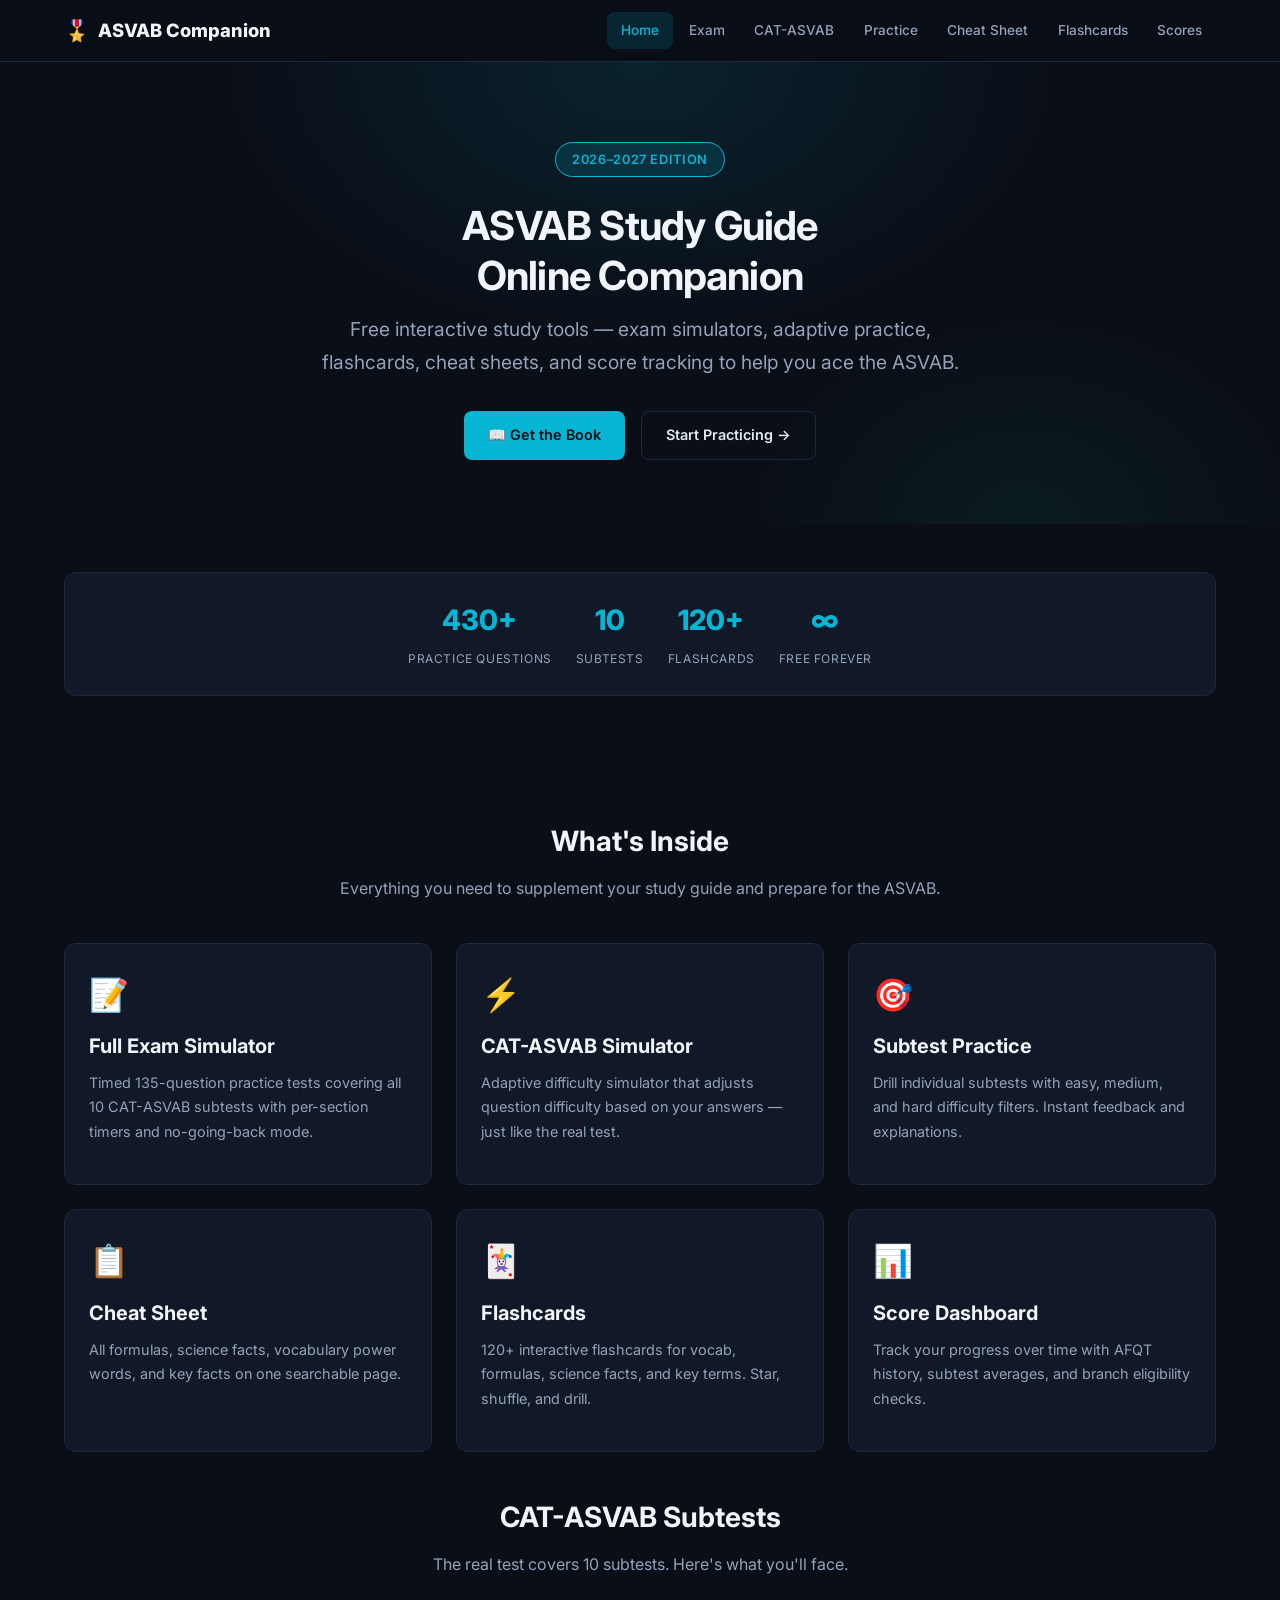
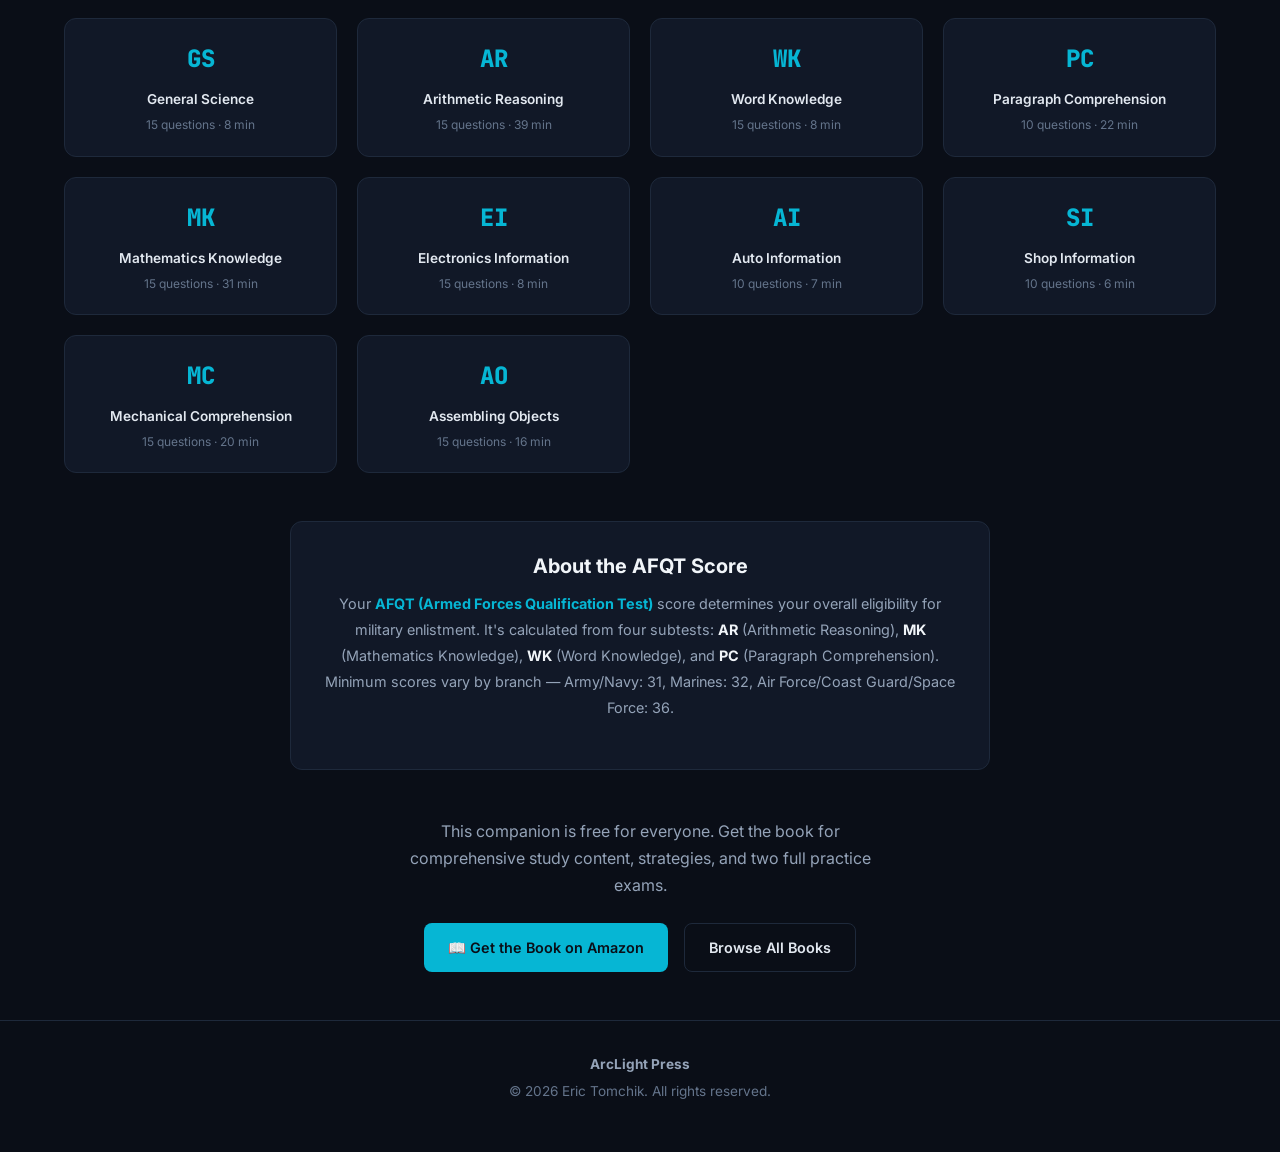
<file: index.html>
<!DOCTYPE html>
<html lang="en">
<head>
  <meta charset="UTF-8">
  <meta name="viewport" content="width=device-width, initial-scale=1.0">
  <title>ASVAB Study Guide 2026–2027 — Online Companion</title>
  <meta name="description" content="Free online companion for The Ultimate ASVAB Study Guide 2026–2027 by Eric Tomchik. Full exam simulator, CAT-ASVAB practice, flashcards, cheat sheets, and score tracking.">
  <meta name="author" content="Eric Tomchik">
  <meta property="og:title" content="ASVAB Study Guide — Online Companion | Eric Tomchik">
  <meta property="og:description" content="Free interactive ASVAB study tools: full exam simulator, adaptive CAT-ASVAB, flashcards, cheat sheets, and score dashboard.">
  <meta property="og:type" content="website">
  <link rel="preconnect" href="https://fonts.googleapis.com">
  <link rel="preconnect" href="https://fonts.gstatic.com" crossorigin>
  <link href="https://fonts.googleapis.com/css2?family=Inter:wght@400;500;600;700;800&family=JetBrains+Mono:wght@400;500&display=swap" rel="stylesheet">
  <link rel="stylesheet" href="css/style.css">
</head>
<body>

<nav class="nav">
  <div class="container">
    <a href="index.html" class="nav-brand"><span class="icon">🎖️</span> ASVAB Companion</a>
    <button class="nav-toggle" aria-label="Toggle navigation">☰</button>
    <div class="nav-links">
      <a href="index.html" class="active">Home</a>
      <a href="exam/index.html">Exam</a>
      <a href="cat/index.html">CAT-ASVAB</a>
      <a href="practice/index.html">Practice</a>
      <a href="cheatsheet/index.html">Cheat Sheet</a>
      <a href="flashcards/index.html">Flashcards</a>
      <a href="scores/index.html">Scores</a>
    </div>
  </div>
</nav>

<section class="hero">
  <div class="container">
    <div class="badge">2026–2027 Edition</div>
    <h1>ASVAB Study Guide<br>Online Companion</h1>
    <p class="subtitle">Free interactive study tools — exam simulators, adaptive practice, flashcards, cheat sheets, and score tracking to help you ace the ASVAB.</p>
    <div class="cta-group">
      <a href="https://www.amazon.com/dp/B0F6K9BZMG" class="btn btn-primary" target="_blank" rel="noopener">📖 Get the Book</a>
      <a href="exam/index.html" class="btn btn-outline">Start Practicing →</a>
    </div>
  </div>
</section>

<section class="section">
  <div class="container">
    <div class="stats-bar fade-in">
      <div class="stat">
        <span class="stat-value">430+</span>
        <span class="stat-label">Practice Questions</span>
      </div>
      <div class="stat">
        <span class="stat-value">10</span>
        <span class="stat-label">Subtests</span>
      </div>
      <div class="stat">
        <span class="stat-value">120+</span>
        <span class="stat-label">Flashcards</span>
      </div>
      <div class="stat">
        <span class="stat-value">∞</span>
        <span class="stat-label">Free Forever</span>
      </div>
    </div>
  </div>
</section>

<section class="section">
  <div class="container">
    <div class="section-header">
      <h2>What's Inside</h2>
      <p>Everything you need to supplement your study guide and prepare for the ASVAB.</p>
    </div>
    <div class="grid-3 fade-in">
      <a href="exam/index.html" class="card" style="text-decoration:none">
        <div class="card-icon">📝</div>
        <h3>Full Exam Simulator</h3>
        <p>Timed 135-question practice tests covering all 10 CAT-ASVAB subtests with per-section timers and no-going-back mode.</p>
      </a>
      <a href="cat/index.html" class="card" style="text-decoration:none">
        <div class="card-icon">⚡</div>
        <h3>CAT-ASVAB Simulator</h3>
        <p>Adaptive difficulty simulator that adjusts question difficulty based on your answers — just like the real test.</p>
      </a>
      <a href="practice/index.html" class="card" style="text-decoration:none">
        <div class="card-icon">🎯</div>
        <h3>Subtest Practice</h3>
        <p>Drill individual subtests with easy, medium, and hard difficulty filters. Instant feedback and explanations.</p>
      </a>
      <a href="cheatsheet/index.html" class="card" style="text-decoration:none">
        <div class="card-icon">📋</div>
        <h3>Cheat Sheet</h3>
        <p>All formulas, science facts, vocabulary power words, and key facts on one searchable page.</p>
      </a>
      <a href="flashcards/index.html" class="card" style="text-decoration:none">
        <div class="card-icon">🃏</div>
        <h3>Flashcards</h3>
        <p>120+ interactive flashcards for vocab, formulas, science facts, and key terms. Star, shuffle, and drill.</p>
      </a>
      <a href="scores/index.html" class="card" style="text-decoration:none">
        <div class="card-icon">📊</div>
        <h3>Score Dashboard</h3>
        <p>Track your progress over time with AFQT history, subtest averages, and branch eligibility checks.</p>
      </a>
    </div>
  </div>
</section>

<section class="section" style="padding-top:0">
  <div class="container">
    <div class="section-header">
      <h2>CAT-ASVAB Subtests</h2>
      <p>The real test covers 10 subtests. Here's what you'll face.</p>
    </div>
    <div class="grid-4 fade-in">
      <a href="practice/index.html?sub=GS" class="subtest-card" style="text-decoration:none">
        <span class="subtest-abbr">GS</span>
        <div class="subtest-name">General Science</div>
        <div class="subtest-info">15 questions · 8 min</div>
      </a>
      <a href="practice/index.html?sub=AR" class="subtest-card" style="text-decoration:none">
        <span class="subtest-abbr">AR</span>
        <div class="subtest-name">Arithmetic Reasoning</div>
        <div class="subtest-info">15 questions · 39 min</div>
      </a>
      <a href="practice/index.html?sub=WK" class="subtest-card" style="text-decoration:none">
        <span class="subtest-abbr">WK</span>
        <div class="subtest-name">Word Knowledge</div>
        <div class="subtest-info">15 questions · 8 min</div>
      </a>
      <a href="practice/index.html?sub=PC" class="subtest-card" style="text-decoration:none">
        <span class="subtest-abbr">PC</span>
        <div class="subtest-name">Paragraph Comprehension</div>
        <div class="subtest-info">10 questions · 22 min</div>
      </a>
      <a href="practice/index.html?sub=MK" class="subtest-card" style="text-decoration:none">
        <span class="subtest-abbr">MK</span>
        <div class="subtest-name">Mathematics Knowledge</div>
        <div class="subtest-info">15 questions · 31 min</div>
      </a>
      <a href="practice/index.html?sub=EI" class="subtest-card" style="text-decoration:none">
        <span class="subtest-abbr">EI</span>
        <div class="subtest-name">Electronics Information</div>
        <div class="subtest-info">15 questions · 8 min</div>
      </a>
      <a href="practice/index.html?sub=AI" class="subtest-card" style="text-decoration:none">
        <span class="subtest-abbr">AI</span>
        <div class="subtest-name">Auto Information</div>
        <div class="subtest-info">10 questions · 7 min</div>
      </a>
      <a href="practice/index.html?sub=SI" class="subtest-card" style="text-decoration:none">
        <span class="subtest-abbr">SI</span>
        <div class="subtest-name">Shop Information</div>
        <div class="subtest-info">10 questions · 6 min</div>
      </a>
      <a href="practice/index.html?sub=MC" class="subtest-card" style="text-decoration:none">
        <span class="subtest-abbr">MC</span>
        <div class="subtest-name">Mechanical Comprehension</div>
        <div class="subtest-info">15 questions · 20 min</div>
      </a>
      <a href="practice/index.html?sub=AO" class="subtest-card" style="text-decoration:none">
        <span class="subtest-abbr">AO</span>
        <div class="subtest-name">Assembling Objects</div>
        <div class="subtest-info">15 questions · 16 min</div>
      </a>
    </div>
  </div>
</section>

<section class="section" style="padding-top:0">
  <div class="container">
    <div class="card" style="max-width:700px;margin:0 auto;text-align:center;padding:2rem">
      <h3 style="margin-bottom:.75rem">About the AFQT Score</h3>
      <p class="text-muted" style="font-size:.9rem;line-height:1.8">
        Your <strong style="color:var(--accent)">AFQT (Armed Forces Qualification Test)</strong> score determines your overall eligibility for military enlistment. It's calculated from four subtests:
        <strong style="color:#f1f5f9">AR</strong> (Arithmetic Reasoning),
        <strong style="color:#f1f5f9">MK</strong> (Mathematics Knowledge),
        <strong style="color:#f1f5f9">WK</strong> (Word Knowledge), and
        <strong style="color:#f1f5f9">PC</strong> (Paragraph Comprehension).
        Minimum scores vary by branch — Army/Navy: 31, Marines: 32, Air Force/Coast Guard/Space Force: 36.
      </p>
    </div>
  </div>
</section>

<section class="section" style="text-align:center;padding-top:0">
  <div class="container">
    <p class="text-muted" style="max-width:500px;margin:0 auto 1.5rem">
      This companion is free for everyone. Get the book for comprehensive study content, strategies, and two full practice exams.
    </p>
    <div style="display:flex;gap:1rem;justify-content:center;flex-wrap:wrap">
      <a href="https://www.amazon.com/dp/B0F6K9BZMG" class="btn btn-primary" target="_blank" rel="noopener">📖 Get the Book on Amazon</a>
      <a href="https://erictomchik.com/books" class="btn btn-outline" target="_blank" rel="noopener">Browse All Books</a>
    </div>
  </div>
</section>

<footer class="footer">
  <div class="container">
    <span class="footer-brand">ArcLight Press</span>
    <p>&copy; 2026 Eric Tomchik. All rights reserved.</p>
  </div>
</footer>

<script src="js/app.js"></script>
</body>
</html>
</file>
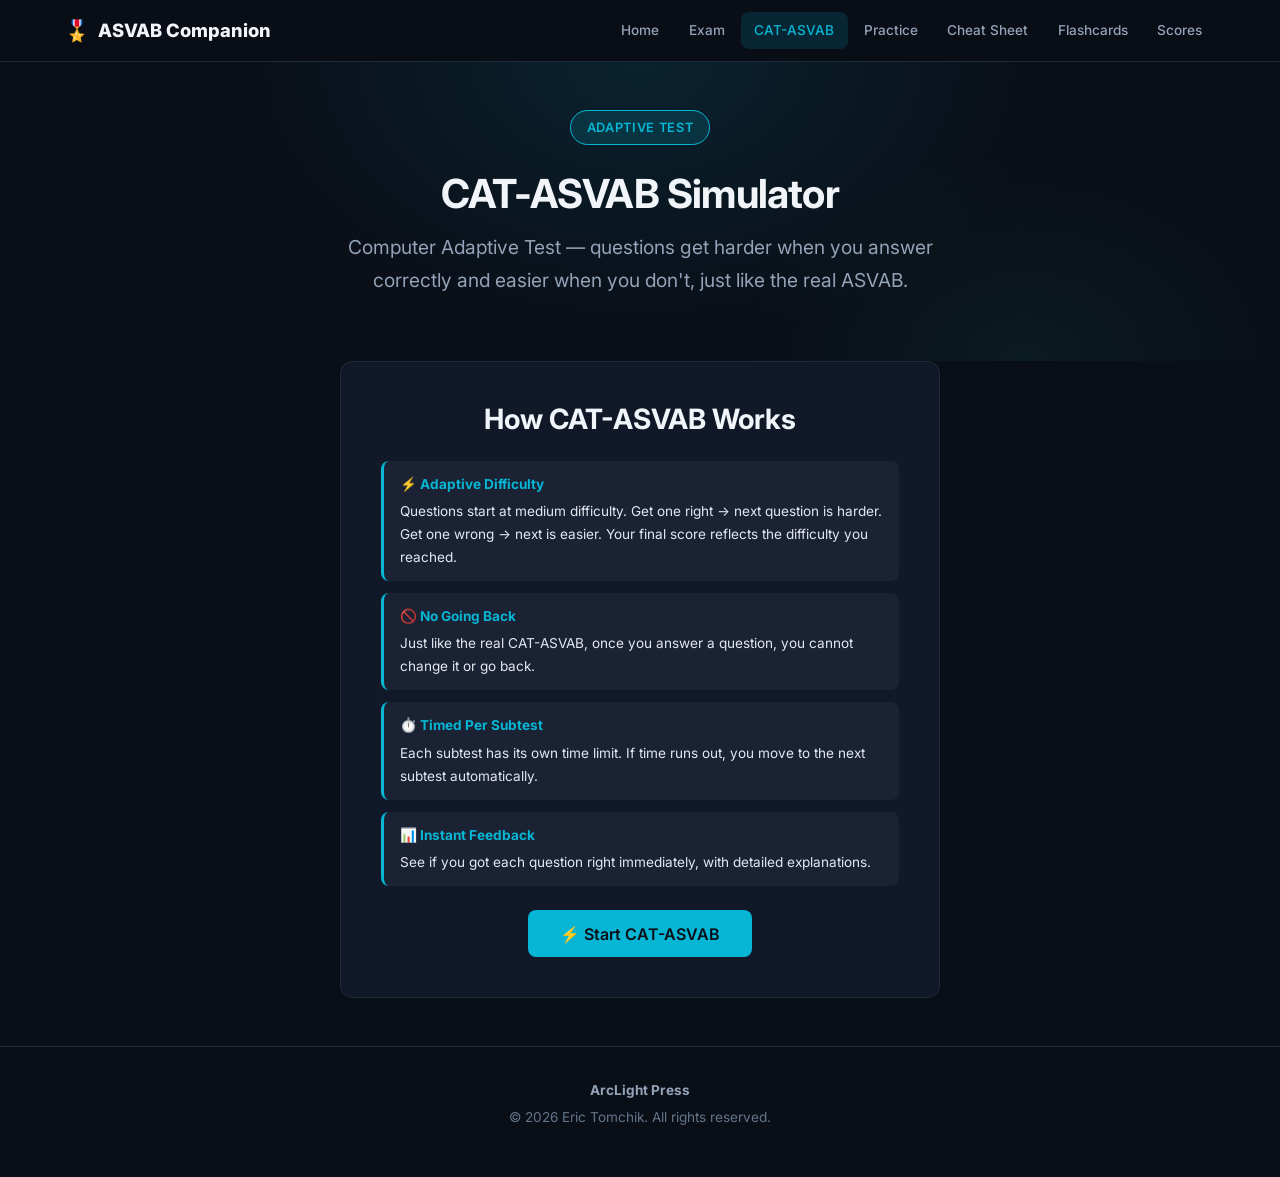
<file: cat/index.html>
<!DOCTYPE html>
<html lang="en">
<head>
  <meta charset="UTF-8">
  <meta name="viewport" content="width=device-width, initial-scale=1.0">
  <title>CAT-ASVAB Simulator — ASVAB Companion</title>
  <meta name="description" content="Adaptive CAT-ASVAB simulator that adjusts question difficulty based on your answers, simulating the real computer adaptive test.">
  <link rel="preconnect" href="https://fonts.googleapis.com">
  <link rel="preconnect" href="https://fonts.gstatic.com" crossorigin>
  <link href="https://fonts.googleapis.com/css2?family=Inter:wght@400;500;600;700;800&family=JetBrains+Mono:wght@400;500&display=swap" rel="stylesheet">
  <link rel="stylesheet" href="../css/style.css">
</head>
<body>

<nav class="nav">
  <div class="container">
    <a href="../index.html" class="nav-brand"><span class="icon">🎖️</span> ASVAB Companion</a>
    <button class="nav-toggle" aria-label="Toggle navigation">☰</button>
    <div class="nav-links">
      <a href="../index.html">Home</a>
      <a href="../exam/index.html">Exam</a>
      <a href="index.html" class="active">CAT-ASVAB</a>
      <a href="../practice/index.html">Practice</a>
      <a href="../cheatsheet/index.html">Cheat Sheet</a>
      <a href="../flashcards/index.html">Flashcards</a>
      <a href="../scores/index.html">Scores</a>
    </div>
  </div>
</nav>

<!-- SETUP -->
<div id="cat-setup">
  <section class="hero" style="padding:3rem 0 2rem">
    <div class="container">
      <div class="badge">Adaptive Test</div>
      <h1>CAT-ASVAB Simulator</h1>
      <p class="subtitle">Computer Adaptive Test — questions get harder when you answer correctly and easier when you don't, just like the real ASVAB.</p>
    </div>
  </section>

  <section class="section" style="padding-top:0">
    <div class="container">
      <div class="setup-card">
        <h2>How CAT-ASVAB Works</h2>
        <div style="margin-bottom:1.5rem">
          <div class="fact-item" style="margin-bottom:.75rem">
            <strong>⚡ Adaptive Difficulty</strong>
            Questions start at medium difficulty. Get one right → next question is harder. Get one wrong → next is easier. Your final score reflects the difficulty you reached.
          </div>
          <div class="fact-item" style="margin-bottom:.75rem">
            <strong>🚫 No Going Back</strong>
            Just like the real CAT-ASVAB, once you answer a question, you cannot change it or go back.
          </div>
          <div class="fact-item" style="margin-bottom:.75rem">
            <strong>⏱️ Timed Per Subtest</strong>
            Each subtest has its own time limit. If time runs out, you move to the next subtest automatically.
          </div>
          <div class="fact-item">
            <strong>📊 Instant Feedback</strong>
            See if you got each question right immediately, with detailed explanations.
          </div>
        </div>
        <div style="text-align:center">
          <button class="btn btn-primary btn-lg" id="start-cat">⚡ Start CAT-ASVAB</button>
        </div>
      </div>
    </div>
  </section>
</div>

<!-- CAT AREA -->
<div id="cat-area" class="hidden"></div>

<footer class="footer">
  <div class="container">
    <span class="footer-brand">ArcLight Press</span>
    <p>&copy; 2026 Eric Tomchik. All rights reserved.</p>
  </div>
</footer>

<script src="../data/questions.js"></script>
<script src="../js/app.js"></script>
<script src="../js/cat.js"></script>
</body>
</html>
</file>
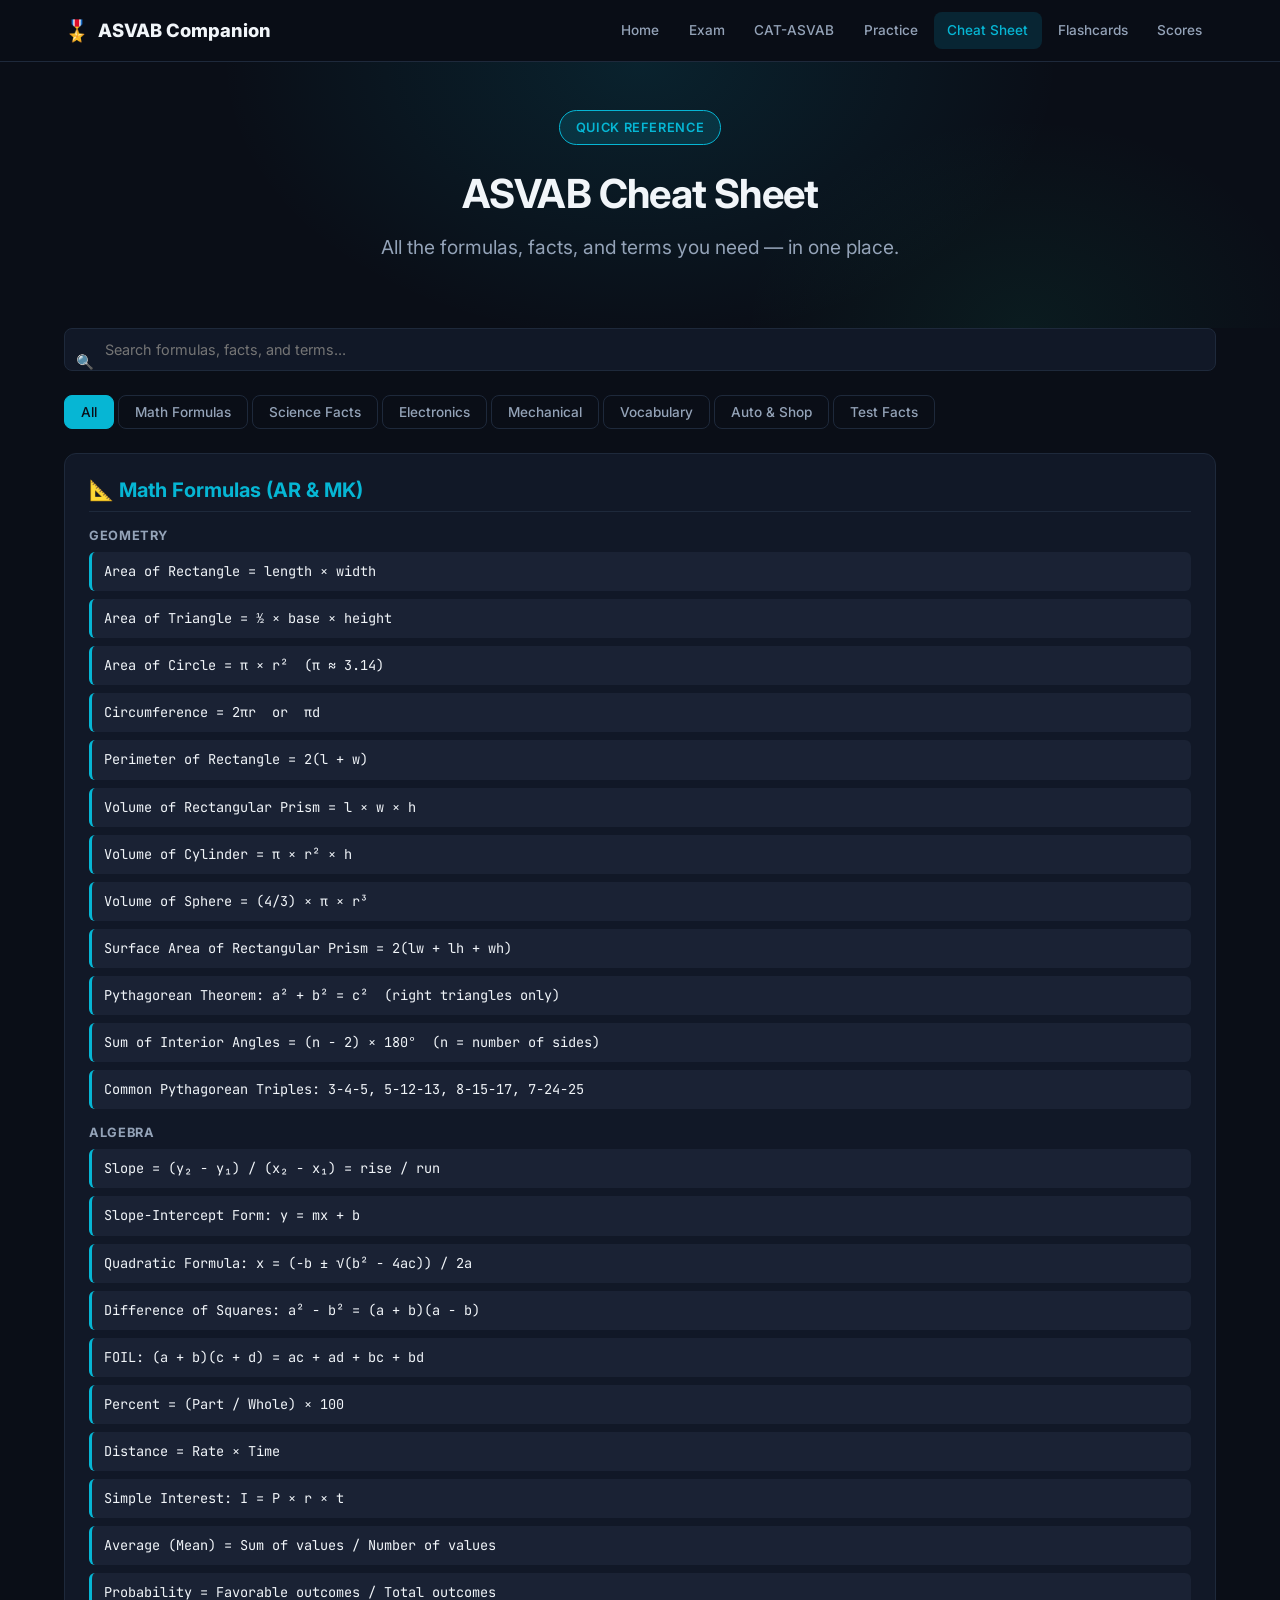
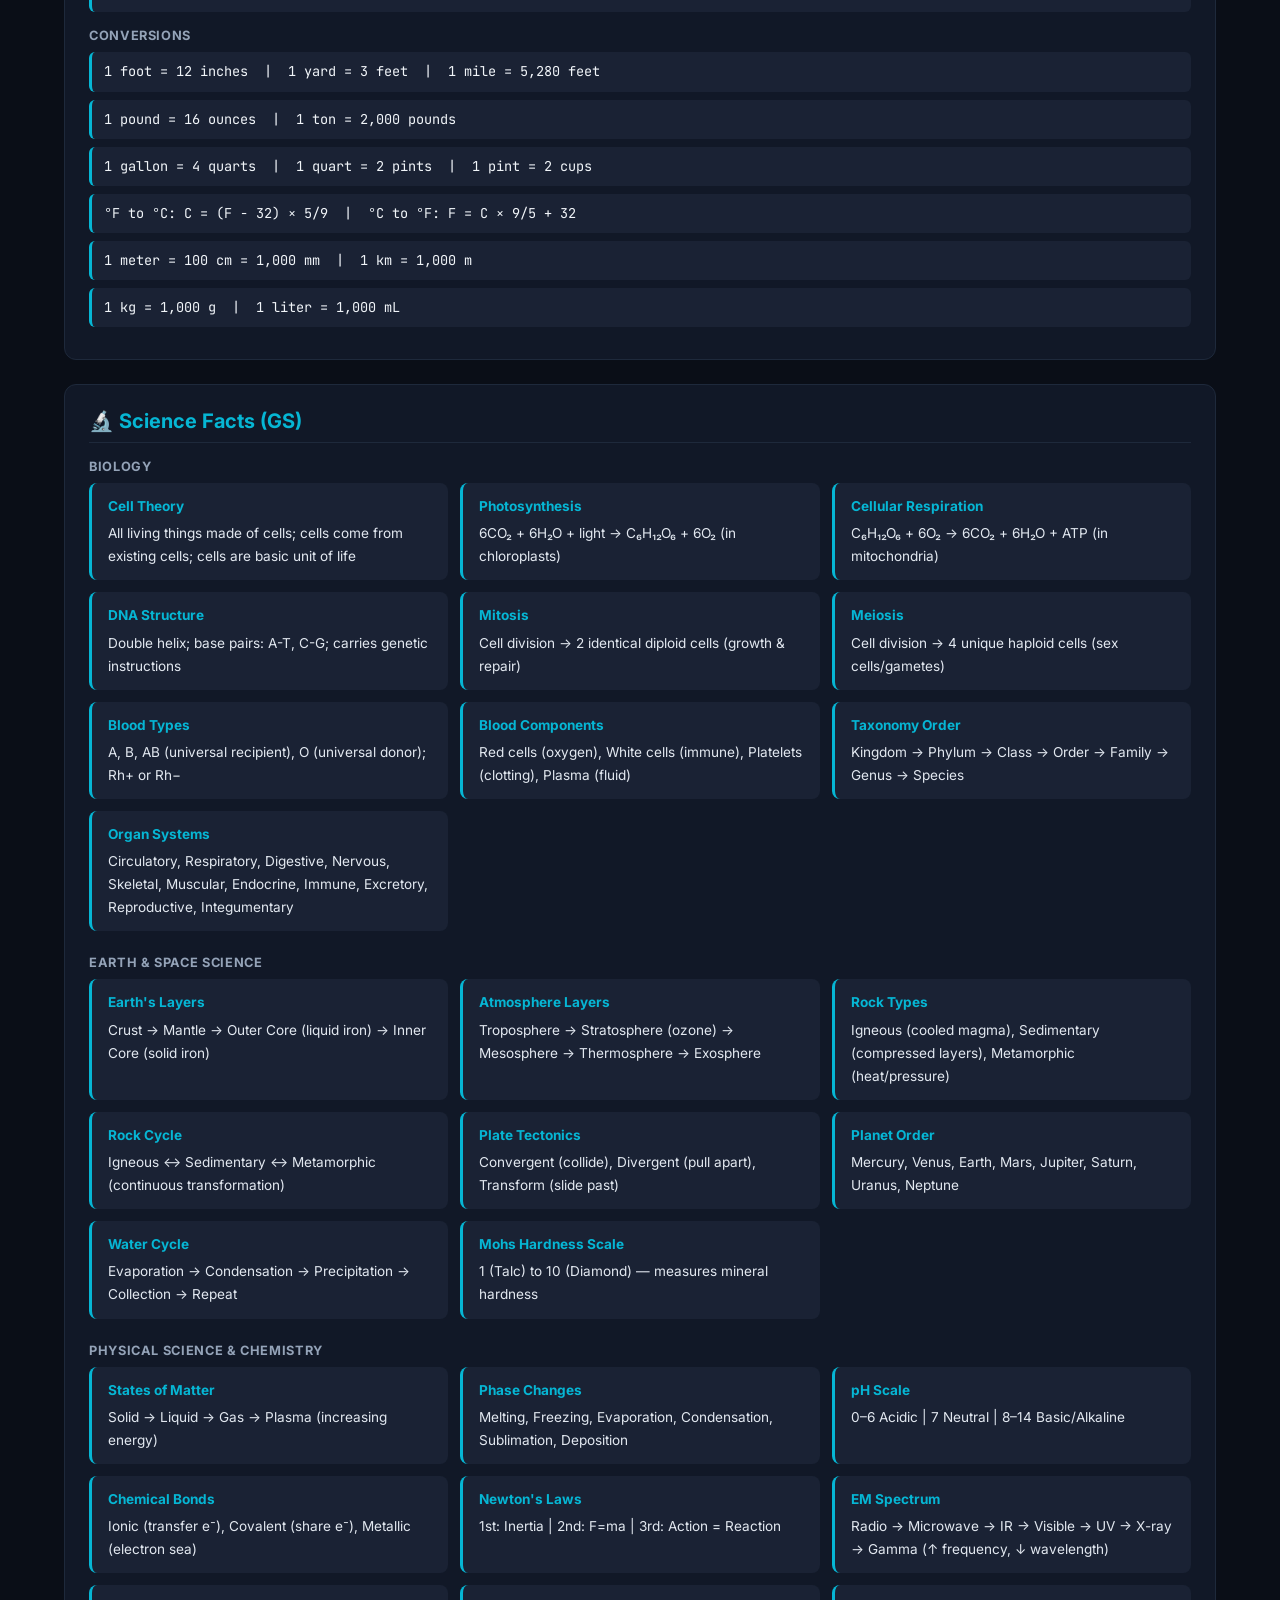
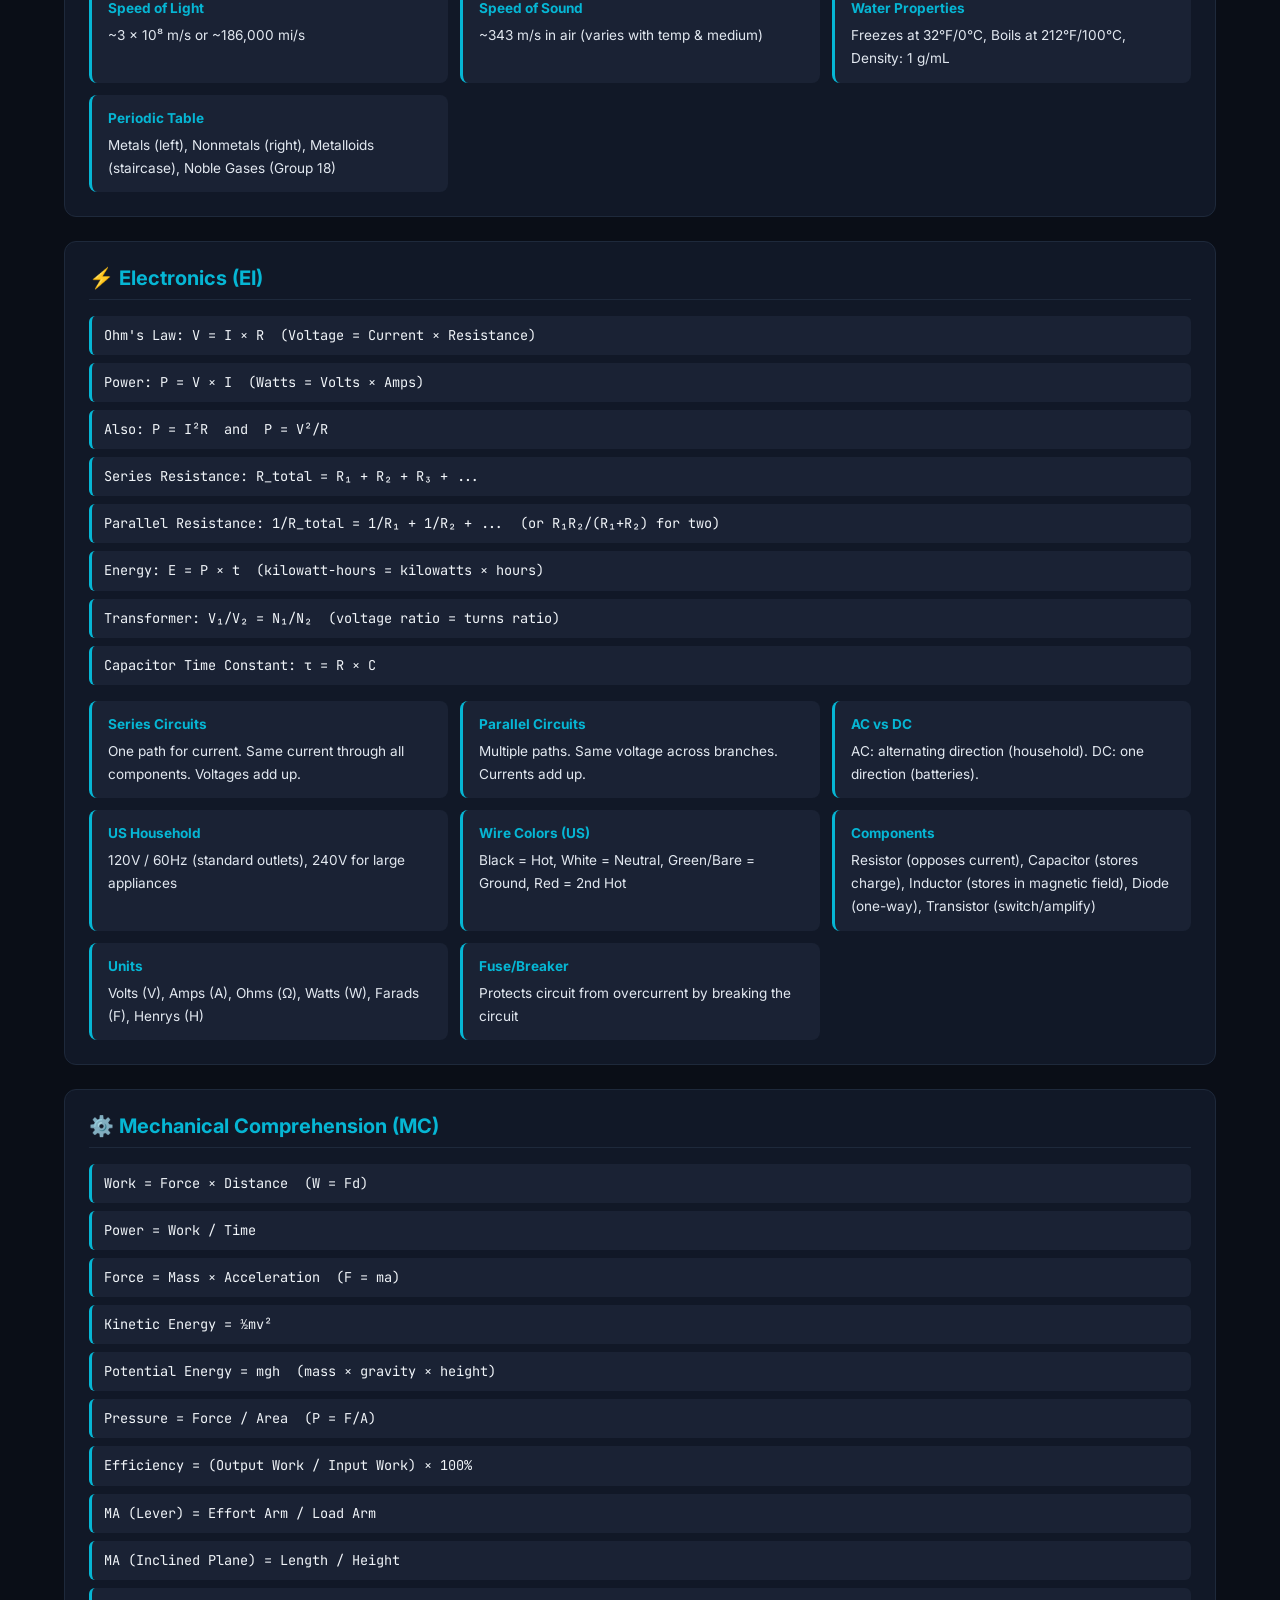
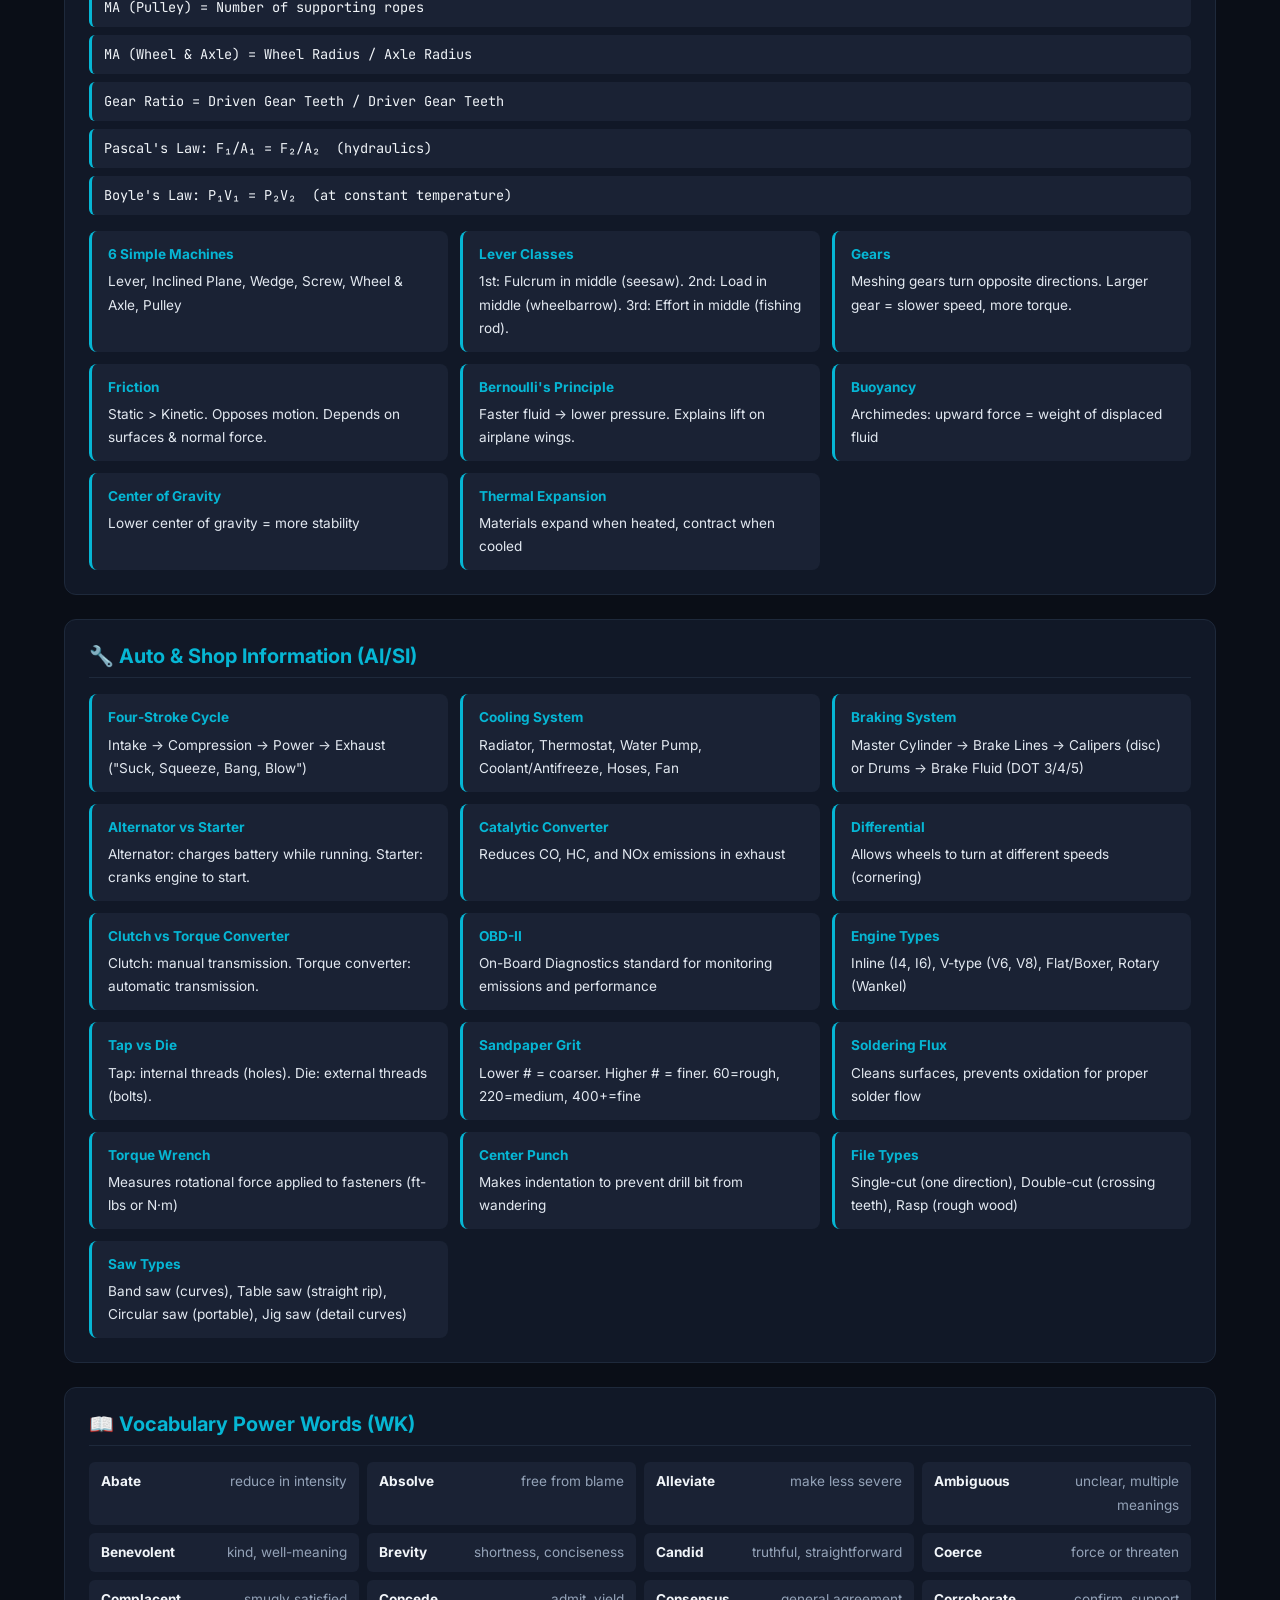
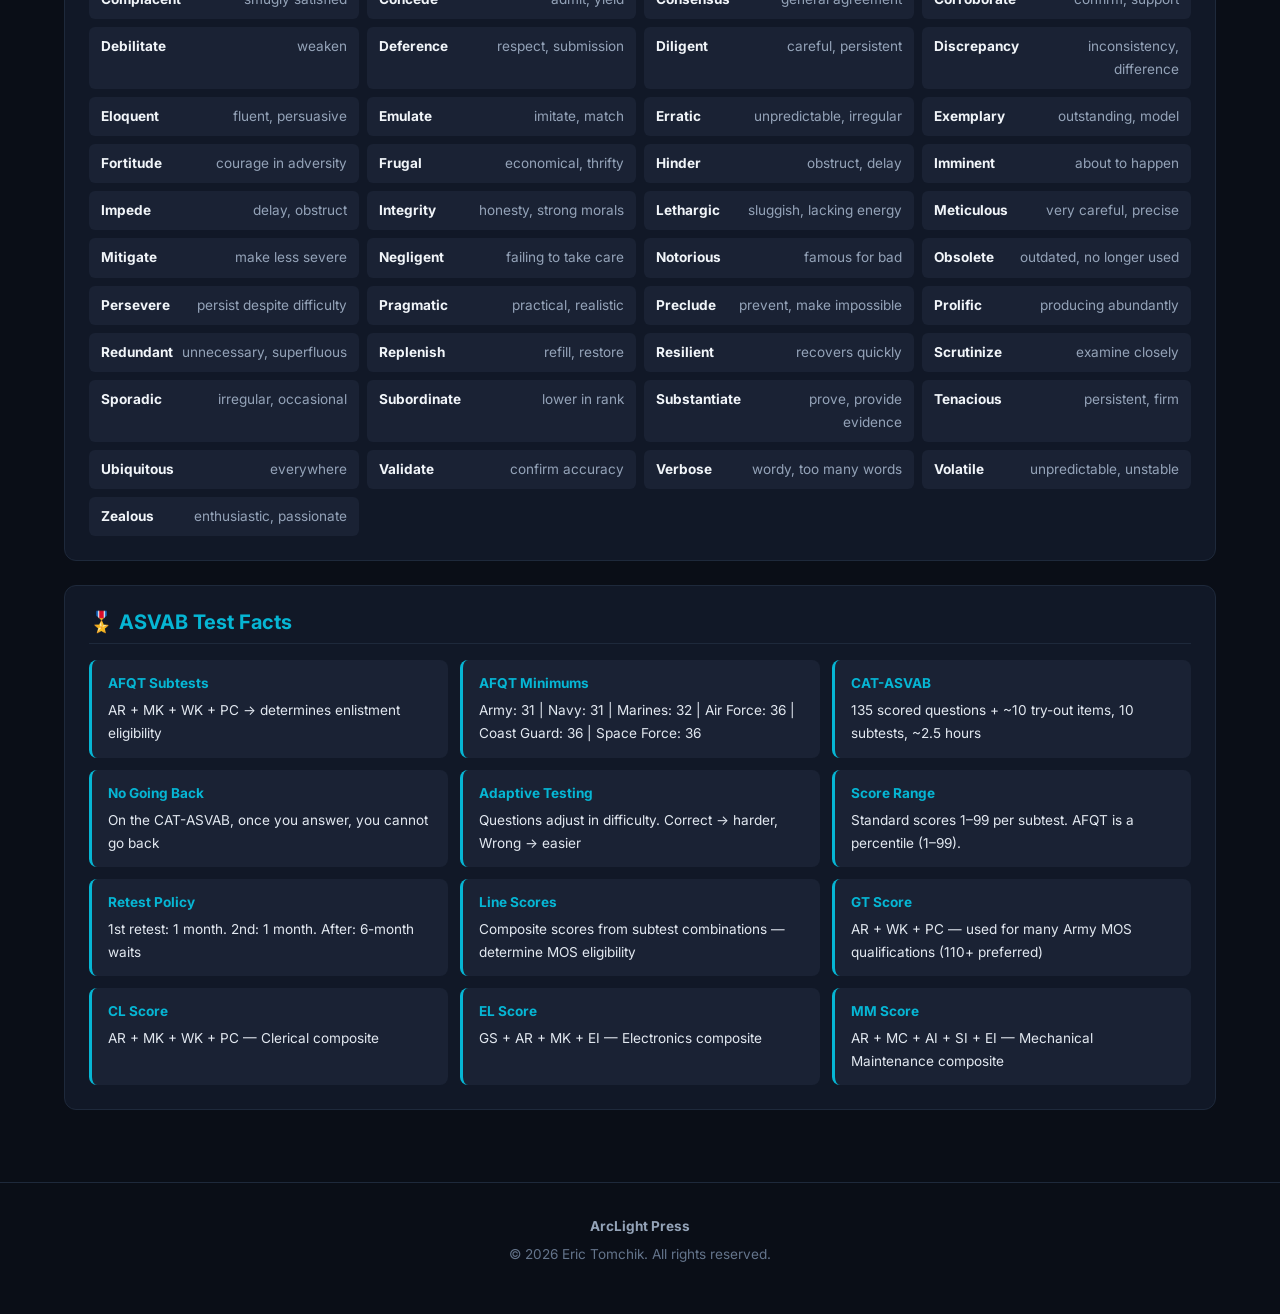
<file: cheatsheet/index.html>
<!DOCTYPE html>
<html lang="en">
<head>
  <meta charset="UTF-8">
  <meta name="viewport" content="width=device-width, initial-scale=1.0">
  <title>Cheat Sheet — ASVAB Companion</title>
  <meta name="description" content="All ASVAB formulas, science facts, vocabulary power words, and key facts on one searchable page.">
  <link rel="preconnect" href="https://fonts.googleapis.com">
  <link rel="preconnect" href="https://fonts.gstatic.com" crossorigin>
  <link href="https://fonts.googleapis.com/css2?family=Inter:wght@400;500;600;700;800&family=JetBrains+Mono:wght@400;500&display=swap" rel="stylesheet">
  <link rel="stylesheet" href="../css/style.css">
</head>
<body>

<nav class="nav">
  <div class="container">
    <a href="../index.html" class="nav-brand"><span class="icon">🎖️</span> ASVAB Companion</a>
    <button class="nav-toggle" aria-label="Toggle navigation">☰</button>
    <div class="nav-links">
      <a href="../index.html">Home</a>
      <a href="../exam/index.html">Exam</a>
      <a href="../cat/index.html">CAT-ASVAB</a>
      <a href="../practice/index.html">Practice</a>
      <a href="index.html" class="active">Cheat Sheet</a>
      <a href="../flashcards/index.html">Flashcards</a>
      <a href="../scores/index.html">Scores</a>
    </div>
  </div>
</nav>

<section class="hero" style="padding:3rem 0 2rem">
  <div class="container">
    <div class="badge">Quick Reference</div>
    <h1>ASVAB Cheat Sheet</h1>
    <p class="subtitle">All the formulas, facts, and terms you need — in one place.</p>
  </div>
</section>

<section class="section" style="padding-top:0">
  <div class="container">
    <div class="search-wrapper">
      <input type="text" class="search-box" id="cheat-search" placeholder="Search formulas, facts, and terms...">
    </div>

    <div class="tabs" id="cheat-tabs">
      <button class="tab active" data-section="all">All</button>
      <button class="tab" data-section="math">Math Formulas</button>
      <button class="tab" data-section="science">Science Facts</button>
      <button class="tab" data-section="electronics">Electronics</button>
      <button class="tab" data-section="mechanical">Mechanical</button>
      <button class="tab" data-section="vocab">Vocabulary</button>
      <button class="tab" data-section="auto">Auto & Shop</button>
      <button class="tab" data-section="test">Test Facts</button>
    </div>

    <!-- MATH FORMULAS -->
    <div class="cheat-section" data-cat="math">
      <h3>📐 Math Formulas (AR & MK)</h3>

      <h4 style="color:var(--text-muted);font-size:.8rem;text-transform:uppercase;letter-spacing:.05em;margin:1rem 0 .5rem">Geometry</h4>
      <div class="formula">Area of Rectangle = length × width</div>
      <div class="formula">Area of Triangle = ½ × base × height</div>
      <div class="formula">Area of Circle = π × r² &nbsp;(π ≈ 3.14)</div>
      <div class="formula">Circumference = 2πr &nbsp;or&nbsp; πd</div>
      <div class="formula">Perimeter of Rectangle = 2(l + w)</div>
      <div class="formula">Volume of Rectangular Prism = l × w × h</div>
      <div class="formula">Volume of Cylinder = π × r² × h</div>
      <div class="formula">Volume of Sphere = (4/3) × π × r³</div>
      <div class="formula">Surface Area of Rectangular Prism = 2(lw + lh + wh)</div>
      <div class="formula">Pythagorean Theorem: a² + b² = c² &nbsp;(right triangles only)</div>
      <div class="formula">Sum of Interior Angles = (n − 2) × 180° &nbsp;(n = number of sides)</div>
      <div class="formula">Common Pythagorean Triples: 3-4-5, 5-12-13, 8-15-17, 7-24-25</div>

      <h4 style="color:var(--text-muted);font-size:.8rem;text-transform:uppercase;letter-spacing:.05em;margin:1rem 0 .5rem">Algebra</h4>
      <div class="formula">Slope = (y₂ − y₁) / (x₂ − x₁) = rise / run</div>
      <div class="formula">Slope-Intercept Form: y = mx + b</div>
      <div class="formula">Quadratic Formula: x = (−b ± √(b² − 4ac)) / 2a</div>
      <div class="formula">Difference of Squares: a² − b² = (a + b)(a − b)</div>
      <div class="formula">FOIL: (a + b)(c + d) = ac + ad + bc + bd</div>
      <div class="formula">Percent = (Part / Whole) × 100</div>
      <div class="formula">Distance = Rate × Time</div>
      <div class="formula">Simple Interest: I = P × r × t</div>
      <div class="formula">Average (Mean) = Sum of values / Number of values</div>
      <div class="formula">Probability = Favorable outcomes / Total outcomes</div>

      <h4 style="color:var(--text-muted);font-size:.8rem;text-transform:uppercase;letter-spacing:.05em;margin:1rem 0 .5rem">Conversions</h4>
      <div class="formula">1 foot = 12 inches &nbsp;|&nbsp; 1 yard = 3 feet &nbsp;|&nbsp; 1 mile = 5,280 feet</div>
      <div class="formula">1 pound = 16 ounces &nbsp;|&nbsp; 1 ton = 2,000 pounds</div>
      <div class="formula">1 gallon = 4 quarts &nbsp;|&nbsp; 1 quart = 2 pints &nbsp;|&nbsp; 1 pint = 2 cups</div>
      <div class="formula">°F to °C: C = (F − 32) × 5/9 &nbsp;|&nbsp; °C to °F: F = C × 9/5 + 32</div>
      <div class="formula">1 meter = 100 cm = 1,000 mm &nbsp;|&nbsp; 1 km = 1,000 m</div>
      <div class="formula">1 kg = 1,000 g &nbsp;|&nbsp; 1 liter = 1,000 mL</div>
    </div>

    <!-- SCIENCE FACTS -->
    <div class="cheat-section" data-cat="science">
      <h3>🔬 Science Facts (GS)</h3>

      <h4 style="color:var(--text-muted);font-size:.8rem;text-transform:uppercase;letter-spacing:.05em;margin:1rem 0 .5rem">Biology</h4>
      <div class="fact-grid">
        <div class="fact-item"><strong>Cell Theory</strong>All living things made of cells; cells come from existing cells; cells are basic unit of life</div>
        <div class="fact-item"><strong>Photosynthesis</strong>6CO₂ + 6H₂O + light → C₆H₁₂O₆ + 6O₂ (in chloroplasts)</div>
        <div class="fact-item"><strong>Cellular Respiration</strong>C₆H₁₂O₆ + 6O₂ → 6CO₂ + 6H₂O + ATP (in mitochondria)</div>
        <div class="fact-item"><strong>DNA Structure</strong>Double helix; base pairs: A-T, C-G; carries genetic instructions</div>
        <div class="fact-item"><strong>Mitosis</strong>Cell division → 2 identical diploid cells (growth & repair)</div>
        <div class="fact-item"><strong>Meiosis</strong>Cell division → 4 unique haploid cells (sex cells/gametes)</div>
        <div class="fact-item"><strong>Blood Types</strong>A, B, AB (universal recipient), O (universal donor); Rh+ or Rh−</div>
        <div class="fact-item"><strong>Blood Components</strong>Red cells (oxygen), White cells (immune), Platelets (clotting), Plasma (fluid)</div>
        <div class="fact-item"><strong>Taxonomy Order</strong>Kingdom → Phylum → Class → Order → Family → Genus → Species</div>
        <div class="fact-item"><strong>Organ Systems</strong>Circulatory, Respiratory, Digestive, Nervous, Skeletal, Muscular, Endocrine, Immune, Excretory, Reproductive, Integumentary</div>
      </div>

      <h4 style="color:var(--text-muted);font-size:.8rem;text-transform:uppercase;letter-spacing:.05em;margin:1.5rem 0 .5rem">Earth & Space Science</h4>
      <div class="fact-grid">
        <div class="fact-item"><strong>Earth's Layers</strong>Crust → Mantle → Outer Core (liquid iron) → Inner Core (solid iron)</div>
        <div class="fact-item"><strong>Atmosphere Layers</strong>Troposphere → Stratosphere (ozone) → Mesosphere → Thermosphere → Exosphere</div>
        <div class="fact-item"><strong>Rock Types</strong>Igneous (cooled magma), Sedimentary (compressed layers), Metamorphic (heat/pressure)</div>
        <div class="fact-item"><strong>Rock Cycle</strong>Igneous ↔ Sedimentary ↔ Metamorphic (continuous transformation)</div>
        <div class="fact-item"><strong>Plate Tectonics</strong>Convergent (collide), Divergent (pull apart), Transform (slide past)</div>
        <div class="fact-item"><strong>Planet Order</strong>Mercury, Venus, Earth, Mars, Jupiter, Saturn, Uranus, Neptune</div>
        <div class="fact-item"><strong>Water Cycle</strong>Evaporation → Condensation → Precipitation → Collection → Repeat</div>
        <div class="fact-item"><strong>Mohs Hardness Scale</strong>1 (Talc) to 10 (Diamond) — measures mineral hardness</div>
      </div>

      <h4 style="color:var(--text-muted);font-size:.8rem;text-transform:uppercase;letter-spacing:.05em;margin:1.5rem 0 .5rem">Physical Science & Chemistry</h4>
      <div class="fact-grid">
        <div class="fact-item"><strong>States of Matter</strong>Solid → Liquid → Gas → Plasma (increasing energy)</div>
        <div class="fact-item"><strong>Phase Changes</strong>Melting, Freezing, Evaporation, Condensation, Sublimation, Deposition</div>
        <div class="fact-item"><strong>pH Scale</strong>0–6 Acidic | 7 Neutral | 8–14 Basic/Alkaline</div>
        <div class="fact-item"><strong>Chemical Bonds</strong>Ionic (transfer e⁻), Covalent (share e⁻), Metallic (electron sea)</div>
        <div class="fact-item"><strong>Newton's Laws</strong>1st: Inertia | 2nd: F=ma | 3rd: Action = Reaction</div>
        <div class="fact-item"><strong>EM Spectrum</strong>Radio → Microwave → IR → Visible → UV → X-ray → Gamma (↑ frequency, ↓ wavelength)</div>
        <div class="fact-item"><strong>Speed of Light</strong>~3 × 10⁸ m/s or ~186,000 mi/s</div>
        <div class="fact-item"><strong>Speed of Sound</strong>~343 m/s in air (varies with temp & medium)</div>
        <div class="fact-item"><strong>Water Properties</strong>Freezes at 32°F/0°C, Boils at 212°F/100°C, Density: 1 g/mL</div>
        <div class="fact-item"><strong>Periodic Table</strong>Metals (left), Nonmetals (right), Metalloids (staircase), Noble Gases (Group 18)</div>
      </div>
    </div>

    <!-- ELECTRONICS -->
    <div class="cheat-section" data-cat="electronics">
      <h3>⚡ Electronics (EI)</h3>
      <div class="formula">Ohm's Law: V = I × R &nbsp;(Voltage = Current × Resistance)</div>
      <div class="formula">Power: P = V × I &nbsp;(Watts = Volts × Amps)</div>
      <div class="formula">Also: P = I²R &nbsp;and&nbsp; P = V²/R</div>
      <div class="formula">Series Resistance: R_total = R₁ + R₂ + R₃ + ...</div>
      <div class="formula">Parallel Resistance: 1/R_total = 1/R₁ + 1/R₂ + ... &nbsp;(or R₁R₂/(R₁+R₂) for two)</div>
      <div class="formula">Energy: E = P × t &nbsp;(kilowatt-hours = kilowatts × hours)</div>
      <div class="formula">Transformer: V₁/V₂ = N₁/N₂ &nbsp;(voltage ratio = turns ratio)</div>
      <div class="formula">Capacitor Time Constant: τ = R × C</div>

      <div class="fact-grid" style="margin-top:1rem">
        <div class="fact-item"><strong>Series Circuits</strong>One path for current. Same current through all components. Voltages add up.</div>
        <div class="fact-item"><strong>Parallel Circuits</strong>Multiple paths. Same voltage across branches. Currents add up.</div>
        <div class="fact-item"><strong>AC vs DC</strong>AC: alternating direction (household). DC: one direction (batteries).</div>
        <div class="fact-item"><strong>US Household</strong>120V / 60Hz (standard outlets), 240V for large appliances</div>
        <div class="fact-item"><strong>Wire Colors (US)</strong>Black = Hot, White = Neutral, Green/Bare = Ground, Red = 2nd Hot</div>
        <div class="fact-item"><strong>Components</strong>Resistor (opposes current), Capacitor (stores charge), Inductor (stores in magnetic field), Diode (one-way), Transistor (switch/amplify)</div>
        <div class="fact-item"><strong>Units</strong>Volts (V), Amps (A), Ohms (Ω), Watts (W), Farads (F), Henrys (H)</div>
        <div class="fact-item"><strong>Fuse/Breaker</strong>Protects circuit from overcurrent by breaking the circuit</div>
      </div>
    </div>

    <!-- MECHANICAL -->
    <div class="cheat-section" data-cat="mechanical">
      <h3>⚙️ Mechanical Comprehension (MC)</h3>
      <div class="formula">Work = Force × Distance &nbsp;(W = Fd)</div>
      <div class="formula">Power = Work / Time</div>
      <div class="formula">Force = Mass × Acceleration &nbsp;(F = ma)</div>
      <div class="formula">Kinetic Energy = ½mv²</div>
      <div class="formula">Potential Energy = mgh &nbsp;(mass × gravity × height)</div>
      <div class="formula">Pressure = Force / Area &nbsp;(P = F/A)</div>
      <div class="formula">Efficiency = (Output Work / Input Work) × 100%</div>
      <div class="formula">MA (Lever) = Effort Arm / Load Arm</div>
      <div class="formula">MA (Inclined Plane) = Length / Height</div>
      <div class="formula">MA (Pulley) = Number of supporting ropes</div>
      <div class="formula">MA (Wheel & Axle) = Wheel Radius / Axle Radius</div>
      <div class="formula">Gear Ratio = Driven Gear Teeth / Driver Gear Teeth</div>
      <div class="formula">Pascal's Law: F₁/A₁ = F₂/A₂ &nbsp;(hydraulics)</div>
      <div class="formula">Boyle's Law: P₁V₁ = P₂V₂ &nbsp;(at constant temperature)</div>

      <div class="fact-grid" style="margin-top:1rem">
        <div class="fact-item"><strong>6 Simple Machines</strong>Lever, Inclined Plane, Wedge, Screw, Wheel & Axle, Pulley</div>
        <div class="fact-item"><strong>Lever Classes</strong>1st: Fulcrum in middle (seesaw). 2nd: Load in middle (wheelbarrow). 3rd: Effort in middle (fishing rod).</div>
        <div class="fact-item"><strong>Gears</strong>Meshing gears turn opposite directions. Larger gear = slower speed, more torque.</div>
        <div class="fact-item"><strong>Friction</strong>Static > Kinetic. Opposes motion. Depends on surfaces & normal force.</div>
        <div class="fact-item"><strong>Bernoulli's Principle</strong>Faster fluid → lower pressure. Explains lift on airplane wings.</div>
        <div class="fact-item"><strong>Buoyancy</strong>Archimedes: upward force = weight of displaced fluid</div>
        <div class="fact-item"><strong>Center of Gravity</strong>Lower center of gravity = more stability</div>
        <div class="fact-item"><strong>Thermal Expansion</strong>Materials expand when heated, contract when cooled</div>
      </div>
    </div>

    <!-- AUTO & SHOP -->
    <div class="cheat-section" data-cat="auto">
      <h3>🔧 Auto & Shop Information (AI/SI)</h3>
      <div class="fact-grid">
        <div class="fact-item"><strong>Four-Stroke Cycle</strong>Intake → Compression → Power → Exhaust ("Suck, Squeeze, Bang, Blow")</div>
        <div class="fact-item"><strong>Cooling System</strong>Radiator, Thermostat, Water Pump, Coolant/Antifreeze, Hoses, Fan</div>
        <div class="fact-item"><strong>Braking System</strong>Master Cylinder → Brake Lines → Calipers (disc) or Drums → Brake Fluid (DOT 3/4/5)</div>
        <div class="fact-item"><strong>Alternator vs Starter</strong>Alternator: charges battery while running. Starter: cranks engine to start.</div>
        <div class="fact-item"><strong>Catalytic Converter</strong>Reduces CO, HC, and NOx emissions in exhaust</div>
        <div class="fact-item"><strong>Differential</strong>Allows wheels to turn at different speeds (cornering)</div>
        <div class="fact-item"><strong>Clutch vs Torque Converter</strong>Clutch: manual transmission. Torque converter: automatic transmission.</div>
        <div class="fact-item"><strong>OBD-II</strong>On-Board Diagnostics standard for monitoring emissions and performance</div>
        <div class="fact-item"><strong>Engine Types</strong>Inline (I4, I6), V-type (V6, V8), Flat/Boxer, Rotary (Wankel)</div>
        <div class="fact-item"><strong>Tap vs Die</strong>Tap: internal threads (holes). Die: external threads (bolts).</div>
        <div class="fact-item"><strong>Sandpaper Grit</strong>Lower # = coarser. Higher # = finer. 60=rough, 220=medium, 400+=fine</div>
        <div class="fact-item"><strong>Soldering Flux</strong>Cleans surfaces, prevents oxidation for proper solder flow</div>
        <div class="fact-item"><strong>Torque Wrench</strong>Measures rotational force applied to fasteners (ft-lbs or N·m)</div>
        <div class="fact-item"><strong>Center Punch</strong>Makes indentation to prevent drill bit from wandering</div>
        <div class="fact-item"><strong>File Types</strong>Single-cut (one direction), Double-cut (crossing teeth), Rasp (rough wood)</div>
        <div class="fact-item"><strong>Saw Types</strong>Band saw (curves), Table saw (straight rip), Circular saw (portable), Jig saw (detail curves)</div>
      </div>
    </div>

    <!-- VOCABULARY -->
    <div class="cheat-section" data-cat="vocab">
      <h3>📖 Vocabulary Power Words (WK)</h3>
      <div class="vocab-grid">
        <div class="vocab-item"><span class="vocab-term">Abate</span><span class="vocab-def">reduce in intensity</span></div>
        <div class="vocab-item"><span class="vocab-term">Absolve</span><span class="vocab-def">free from blame</span></div>
        <div class="vocab-item"><span class="vocab-term">Alleviate</span><span class="vocab-def">make less severe</span></div>
        <div class="vocab-item"><span class="vocab-term">Ambiguous</span><span class="vocab-def">unclear, multiple meanings</span></div>
        <div class="vocab-item"><span class="vocab-term">Benevolent</span><span class="vocab-def">kind, well-meaning</span></div>
        <div class="vocab-item"><span class="vocab-term">Brevity</span><span class="vocab-def">shortness, conciseness</span></div>
        <div class="vocab-item"><span class="vocab-term">Candid</span><span class="vocab-def">truthful, straightforward</span></div>
        <div class="vocab-item"><span class="vocab-term">Coerce</span><span class="vocab-def">force or threaten</span></div>
        <div class="vocab-item"><span class="vocab-term">Complacent</span><span class="vocab-def">smugly satisfied</span></div>
        <div class="vocab-item"><span class="vocab-term">Concede</span><span class="vocab-def">admit, yield</span></div>
        <div class="vocab-item"><span class="vocab-term">Consensus</span><span class="vocab-def">general agreement</span></div>
        <div class="vocab-item"><span class="vocab-term">Corroborate</span><span class="vocab-def">confirm, support</span></div>
        <div class="vocab-item"><span class="vocab-term">Debilitate</span><span class="vocab-def">weaken</span></div>
        <div class="vocab-item"><span class="vocab-term">Deference</span><span class="vocab-def">respect, submission</span></div>
        <div class="vocab-item"><span class="vocab-term">Diligent</span><span class="vocab-def">careful, persistent</span></div>
        <div class="vocab-item"><span class="vocab-term">Discrepancy</span><span class="vocab-def">inconsistency, difference</span></div>
        <div class="vocab-item"><span class="vocab-term">Eloquent</span><span class="vocab-def">fluent, persuasive</span></div>
        <div class="vocab-item"><span class="vocab-term">Emulate</span><span class="vocab-def">imitate, match</span></div>
        <div class="vocab-item"><span class="vocab-term">Erratic</span><span class="vocab-def">unpredictable, irregular</span></div>
        <div class="vocab-item"><span class="vocab-term">Exemplary</span><span class="vocab-def">outstanding, model</span></div>
        <div class="vocab-item"><span class="vocab-term">Fortitude</span><span class="vocab-def">courage in adversity</span></div>
        <div class="vocab-item"><span class="vocab-term">Frugal</span><span class="vocab-def">economical, thrifty</span></div>
        <div class="vocab-item"><span class="vocab-term">Hinder</span><span class="vocab-def">obstruct, delay</span></div>
        <div class="vocab-item"><span class="vocab-term">Imminent</span><span class="vocab-def">about to happen</span></div>
        <div class="vocab-item"><span class="vocab-term">Impede</span><span class="vocab-def">delay, obstruct</span></div>
        <div class="vocab-item"><span class="vocab-term">Integrity</span><span class="vocab-def">honesty, strong morals</span></div>
        <div class="vocab-item"><span class="vocab-term">Lethargic</span><span class="vocab-def">sluggish, lacking energy</span></div>
        <div class="vocab-item"><span class="vocab-term">Meticulous</span><span class="vocab-def">very careful, precise</span></div>
        <div class="vocab-item"><span class="vocab-term">Mitigate</span><span class="vocab-def">make less severe</span></div>
        <div class="vocab-item"><span class="vocab-term">Negligent</span><span class="vocab-def">failing to take care</span></div>
        <div class="vocab-item"><span class="vocab-term">Notorious</span><span class="vocab-def">famous for bad</span></div>
        <div class="vocab-item"><span class="vocab-term">Obsolete</span><span class="vocab-def">outdated, no longer used</span></div>
        <div class="vocab-item"><span class="vocab-term">Persevere</span><span class="vocab-def">persist despite difficulty</span></div>
        <div class="vocab-item"><span class="vocab-term">Pragmatic</span><span class="vocab-def">practical, realistic</span></div>
        <div class="vocab-item"><span class="vocab-term">Preclude</span><span class="vocab-def">prevent, make impossible</span></div>
        <div class="vocab-item"><span class="vocab-term">Prolific</span><span class="vocab-def">producing abundantly</span></div>
        <div class="vocab-item"><span class="vocab-term">Redundant</span><span class="vocab-def">unnecessary, superfluous</span></div>
        <div class="vocab-item"><span class="vocab-term">Replenish</span><span class="vocab-def">refill, restore</span></div>
        <div class="vocab-item"><span class="vocab-term">Resilient</span><span class="vocab-def">recovers quickly</span></div>
        <div class="vocab-item"><span class="vocab-term">Scrutinize</span><span class="vocab-def">examine closely</span></div>
        <div class="vocab-item"><span class="vocab-term">Sporadic</span><span class="vocab-def">irregular, occasional</span></div>
        <div class="vocab-item"><span class="vocab-term">Subordinate</span><span class="vocab-def">lower in rank</span></div>
        <div class="vocab-item"><span class="vocab-term">Substantiate</span><span class="vocab-def">prove, provide evidence</span></div>
        <div class="vocab-item"><span class="vocab-term">Tenacious</span><span class="vocab-def">persistent, firm</span></div>
        <div class="vocab-item"><span class="vocab-term">Ubiquitous</span><span class="vocab-def">everywhere</span></div>
        <div class="vocab-item"><span class="vocab-term">Validate</span><span class="vocab-def">confirm accuracy</span></div>
        <div class="vocab-item"><span class="vocab-term">Verbose</span><span class="vocab-def">wordy, too many words</span></div>
        <div class="vocab-item"><span class="vocab-term">Volatile</span><span class="vocab-def">unpredictable, unstable</span></div>
        <div class="vocab-item"><span class="vocab-term">Zealous</span><span class="vocab-def">enthusiastic, passionate</span></div>
      </div>
    </div>

    <!-- TEST FACTS -->
    <div class="cheat-section" data-cat="test">
      <h3>🎖️ ASVAB Test Facts</h3>
      <div class="fact-grid">
        <div class="fact-item"><strong>AFQT Subtests</strong>AR + MK + WK + PC → determines enlistment eligibility</div>
        <div class="fact-item"><strong>AFQT Minimums</strong>Army: 31 | Navy: 31 | Marines: 32 | Air Force: 36 | Coast Guard: 36 | Space Force: 36</div>
        <div class="fact-item"><strong>CAT-ASVAB</strong>135 scored questions + ~10 try-out items, 10 subtests, ~2.5 hours</div>
        <div class="fact-item"><strong>No Going Back</strong>On the CAT-ASVAB, once you answer, you cannot go back</div>
        <div class="fact-item"><strong>Adaptive Testing</strong>Questions adjust in difficulty. Correct → harder, Wrong → easier</div>
        <div class="fact-item"><strong>Score Range</strong>Standard scores 1–99 per subtest. AFQT is a percentile (1–99).</div>
        <div class="fact-item"><strong>Retest Policy</strong>1st retest: 1 month. 2nd: 1 month. After: 6-month waits</div>
        <div class="fact-item"><strong>Line Scores</strong>Composite scores from subtest combinations — determine MOS eligibility</div>
        <div class="fact-item"><strong>GT Score</strong>AR + WK + PC — used for many Army MOS qualifications (110+ preferred)</div>
        <div class="fact-item"><strong>CL Score</strong>AR + MK + WK + PC — Clerical composite</div>
        <div class="fact-item"><strong>EL Score</strong>GS + AR + MK + EI — Electronics composite</div>
        <div class="fact-item"><strong>MM Score</strong>AR + MC + AI + SI + EI — Mechanical Maintenance composite</div>
      </div>
    </div>
  </div>
</section>

<footer class="footer">
  <div class="container">
    <span class="footer-brand">ArcLight Press</span>
    <p>&copy; 2026 Eric Tomchik. All rights reserved.</p>
  </div>
</footer>

<script src="../js/app.js"></script>
<script>
document.addEventListener('DOMContentLoaded', () => {
  const search = document.getElementById('cheat-search');
  const sections = document.querySelectorAll('.cheat-section');
  const tabs = document.querySelectorAll('#cheat-tabs .tab');

  // Tab filtering
  tabs.forEach(tab => {
    tab.addEventListener('click', () => {
      tabs.forEach(t => t.classList.remove('active'));
      tab.classList.add('active');
      const section = tab.dataset.section;
      sections.forEach(s => {
        s.style.display = (section === 'all' || s.dataset.cat === section) ? '' : 'none';
      });
    });
  });

  // Search
  if (search) {
    search.addEventListener('input', () => {
      const q = search.value.toLowerCase().trim();
      if (!q) {
        // Reset to current tab filter
        const activeTab = document.querySelector('#cheat-tabs .tab.active');
        const section = activeTab?.dataset.section || 'all';
        sections.forEach(s => {
          s.style.display = (section === 'all' || s.dataset.cat === section) ? '' : 'none';
        });
        document.querySelectorAll('.formula, .fact-item, .vocab-item').forEach(el => el.style.display = '');
        return;
      }

      // Show all sections, hide non-matching items
      sections.forEach(s => s.style.display = '');
      document.querySelectorAll('.formula, .fact-item, .vocab-item').forEach(el => {
        const text = el.textContent.toLowerCase();
        el.style.display = text.includes(q) ? '' : 'none';
      });

      // Hide sections with no visible items
      sections.forEach(s => {
        const visible = s.querySelectorAll('.formula:not([style*="display: none"]), .fact-item:not([style*="display: none"]), .vocab-item:not([style*="display: none"])');
        s.style.display = visible.length ? '' : 'none';
      });
    });
  }
});
</script>
</body>
</html>
</file>
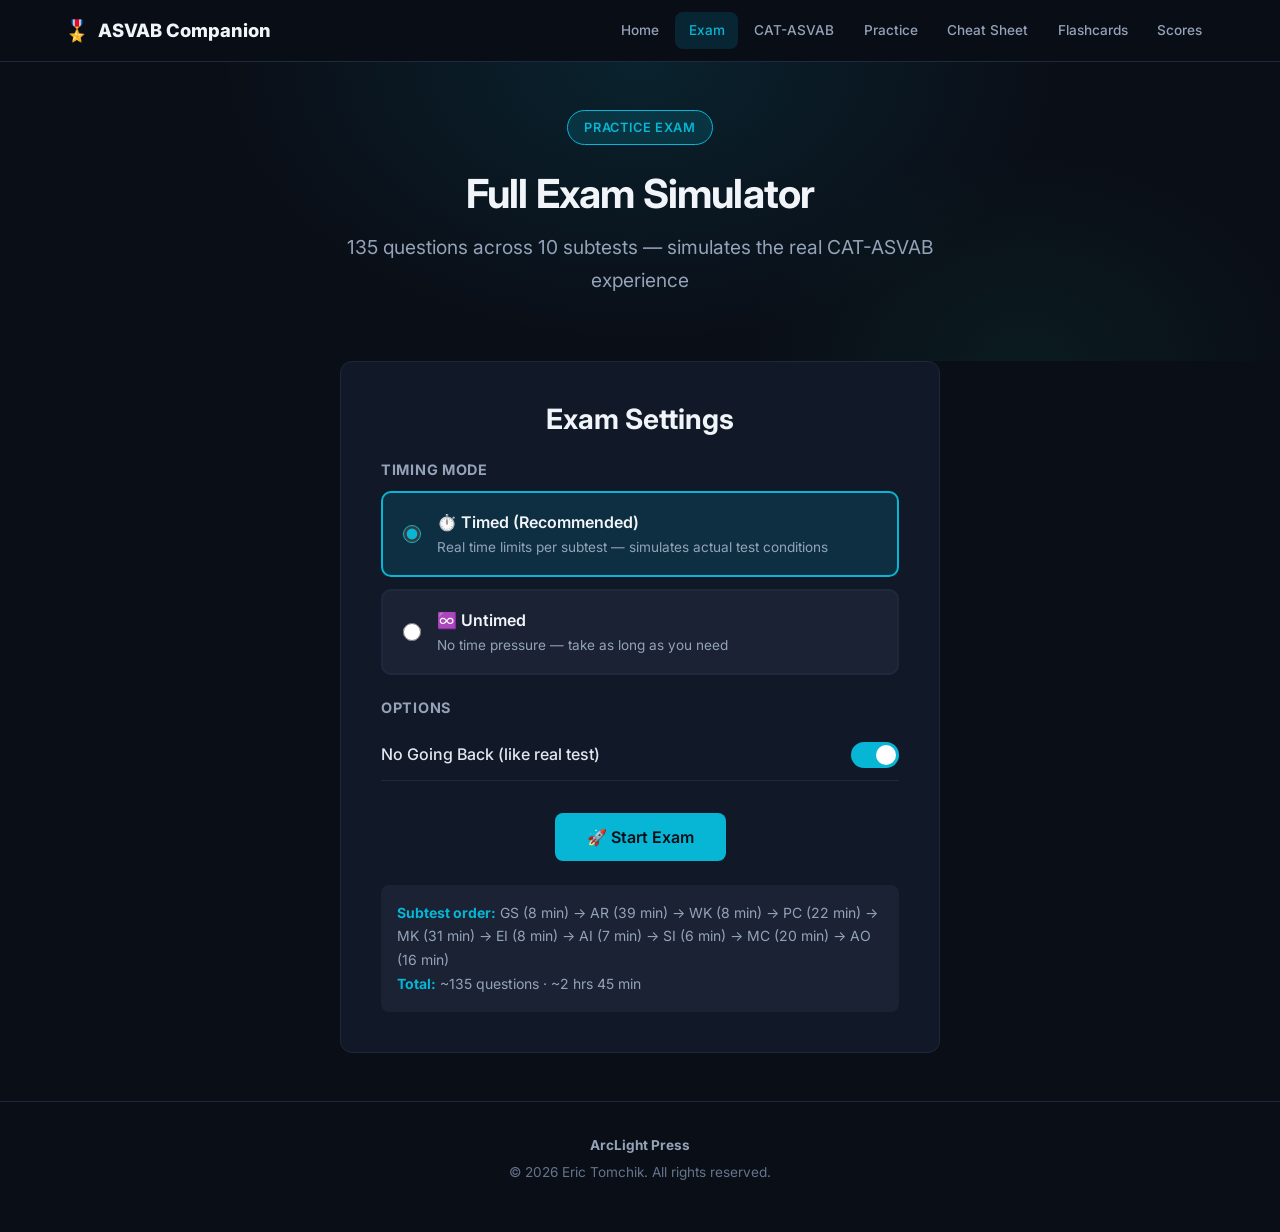
<file: exam/index.html>
<!DOCTYPE html>
<html lang="en">
<head>
  <meta charset="UTF-8">
  <meta name="viewport" content="width=device-width, initial-scale=1.0">
  <title>Full Exam Simulator — ASVAB Companion</title>
  <meta name="description" content="Timed 135-question ASVAB practice exam covering all 10 CAT-ASVAB subtests with scoring and review.">
  <link rel="preconnect" href="https://fonts.googleapis.com">
  <link rel="preconnect" href="https://fonts.gstatic.com" crossorigin>
  <link href="https://fonts.googleapis.com/css2?family=Inter:wght@400;500;600;700;800&family=JetBrains+Mono:wght@400;500&display=swap" rel="stylesheet">
  <link rel="stylesheet" href="../css/style.css">
</head>
<body>

<nav class="nav">
  <div class="container">
    <a href="../index.html" class="nav-brand"><span class="icon">🎖️</span> ASVAB Companion</a>
    <button class="nav-toggle" aria-label="Toggle navigation">☰</button>
    <div class="nav-links">
      <a href="../index.html">Home</a>
      <a href="index.html" class="active">Exam</a>
      <a href="../cat/index.html">CAT-ASVAB</a>
      <a href="../practice/index.html">Practice</a>
      <a href="../cheatsheet/index.html">Cheat Sheet</a>
      <a href="../flashcards/index.html">Flashcards</a>
      <a href="../scores/index.html">Scores</a>
    </div>
  </div>
</nav>

<!-- SETUP SCREEN -->
<div id="exam-setup">
  <section class="hero" style="padding:3rem 0 2rem">
    <div class="container">
      <div class="badge">Practice Exam</div>
      <h1>Full Exam Simulator</h1>
      <p class="subtitle">135 questions across 10 subtests — simulates the real CAT-ASVAB experience</p>
    </div>
  </section>

  <section class="section" style="padding-top:0">
    <div class="container">
      <div class="setup-card">
        <h2>Exam Settings</h2>

        <h3 style="font-size:.9rem;color:var(--text-muted);text-transform:uppercase;letter-spacing:.05em;margin-bottom:.75rem">Timing Mode</h3>
        <label class="setup-option selected">
          <input type="radio" name="exam-mode" value="full" checked>
          <div>
            <div class="setup-label">⏱️ Timed (Recommended)</div>
            <div class="setup-desc">Real time limits per subtest — simulates actual test conditions</div>
          </div>
        </label>
        <label class="setup-option">
          <input type="radio" name="exam-mode" value="untimed">
          <div>
            <div class="setup-label">♾️ Untimed</div>
            <div class="setup-desc">No time pressure — take as long as you need</div>
          </div>
        </label>

        <div style="margin-top:1.5rem">
          <h3 style="font-size:.9rem;color:var(--text-muted);text-transform:uppercase;letter-spacing:.05em;margin-bottom:.75rem">Options</h3>
          <div class="toggle-row">
            <span class="toggle-label">No Going Back (like real test)</span>
            <div class="toggle on" id="toggle-no-back"></div>
          </div>
        </div>

        <div style="margin-top:2rem;text-align:center">
          <button class="btn btn-primary btn-lg" id="start-exam">🚀 Start Exam</button>
        </div>

        <div style="margin-top:1.5rem;padding:1rem;background:var(--bg-card2);border-radius:8px">
          <p class="text-sm text-muted" style="margin:0;line-height:1.7">
            <strong style="color:var(--accent)">Subtest order:</strong> GS (8 min) → AR (39 min) → WK (8 min) → PC (22 min) → MK (31 min) → EI (8 min) → AI (7 min) → SI (6 min) → MC (20 min) → AO (16 min)<br>
            <strong style="color:var(--accent)">Total:</strong> ~135 questions · ~2 hrs 45 min
          </p>
        </div>
      </div>
    </div>
  </section>
</div>

<!-- EXAM AREA (hidden until start) -->
<div id="exam-area" class="hidden">
  <div class="timer-bar">
    <span id="subtest-label" class="subtest-label">—</span>
    <span id="timer-value" class="timer">--:--</span>
    <span id="exam-progress" class="progress-text">0/135 answered</span>
  </div>

  <div class="exam-body">
    <div id="question-map" class="question-map"></div>

    <div class="question-card">
      <div class="question-number" id="question-number">Question 1 of 135</div>
      <div id="question-context"></div>
      <div class="question-text" id="question-text"></div>
      <ul class="options" id="question-options"></ul>
    </div>

    <div class="exam-nav">
      <button class="btn btn-outline" id="prev-btn" onclick="examPrev()">← Previous</button>
      <button class="btn btn-primary" id="next-btn" onclick="examNext()">Next →</button>
      <button class="btn btn-danger hidden" id="finish-btn" onclick="examFinish()">Finish Exam</button>
    </div>
  </div>
</div>

<footer class="footer">
  <div class="container">
    <span class="footer-brand">ArcLight Press</span>
    <p>&copy; 2026 Eric Tomchik. All rights reserved.</p>
  </div>
</footer>

<script src="../data/questions.js"></script>
<script src="../js/app.js"></script>
<script src="../js/exam.js"></script>
</body>
</html>
</file>
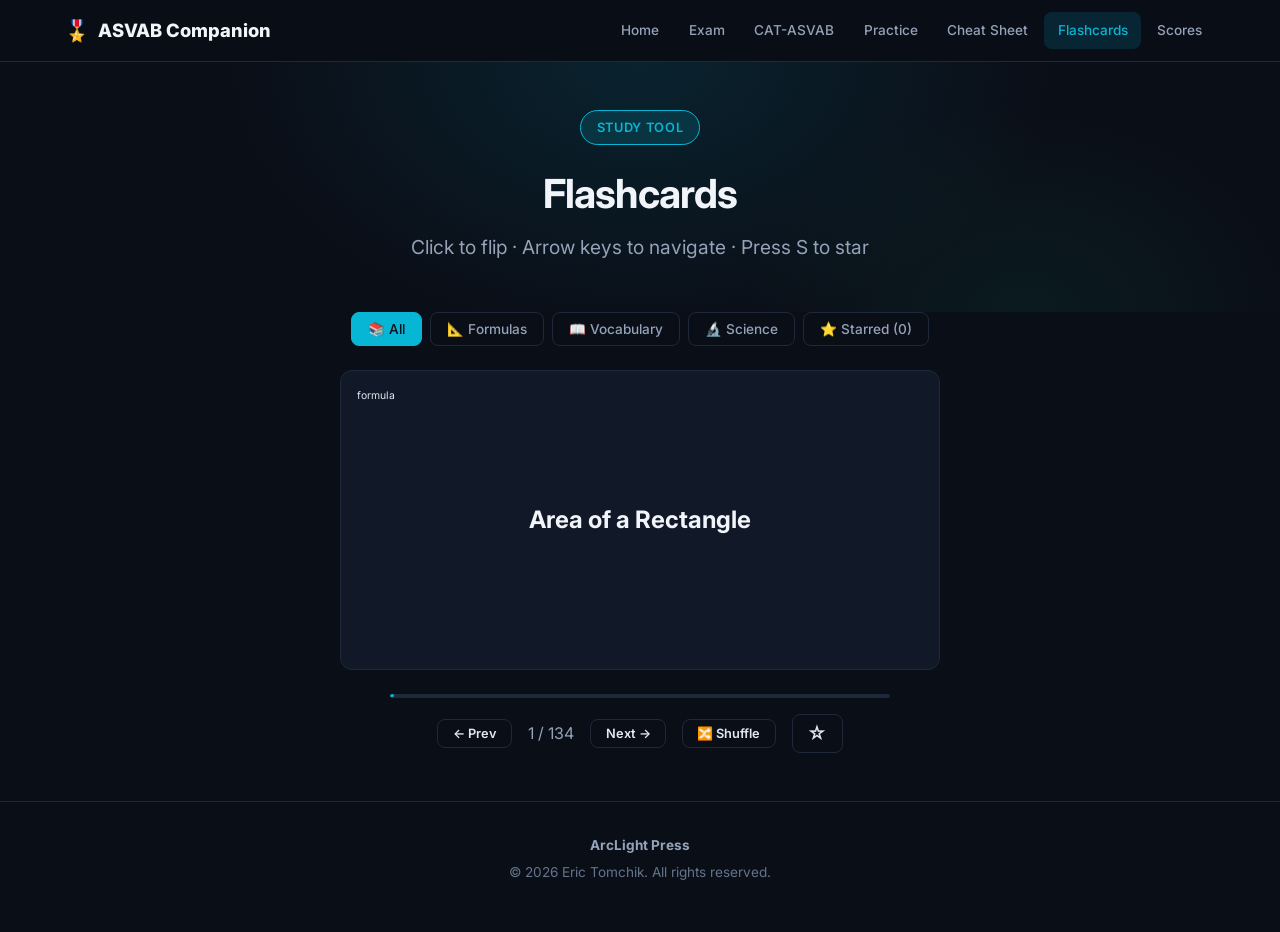
<file: flashcards/index.html>
<!DOCTYPE html>
<html lang="en">
<head>
  <meta charset="UTF-8">
  <meta name="viewport" content="width=device-width, initial-scale=1.0">
  <title>Flashcards — ASVAB Companion</title>
  <meta name="description" content="120+ interactive flashcards for ASVAB study — math formulas, science facts, vocabulary words, and mechanical terms.">
  <link rel="preconnect" href="https://fonts.googleapis.com">
  <link rel="preconnect" href="https://fonts.gstatic.com" crossorigin>
  <link href="https://fonts.googleapis.com/css2?family=Inter:wght@400;500;600;700;800&family=JetBrains+Mono:wght@400;500&display=swap" rel="stylesheet">
  <link rel="stylesheet" href="../css/style.css">
</head>
<body>

<nav class="nav">
  <div class="container">
    <a href="../index.html" class="nav-brand"><span class="icon">🎖️</span> ASVAB Companion</a>
    <button class="nav-toggle" aria-label="Toggle navigation">☰</button>
    <div class="nav-links">
      <a href="../index.html">Home</a>
      <a href="../exam/index.html">Exam</a>
      <a href="../cat/index.html">CAT-ASVAB</a>
      <a href="../practice/index.html">Practice</a>
      <a href="../cheatsheet/index.html">Cheat Sheet</a>
      <a href="index.html" class="active">Flashcards</a>
      <a href="../scores/index.html">Scores</a>
    </div>
  </div>
</nav>

<section class="hero" style="padding:3rem 0 1rem">
  <div class="container">
    <div class="badge">Study Tool</div>
    <h1>Flashcards</h1>
    <p class="subtitle">Click to flip · Arrow keys to navigate · Press S to star</p>
  </div>
</section>

<section class="section" style="padding-top:0">
  <div class="container">
    <div class="fc-modes" style="display:flex;gap:.5rem;flex-wrap:wrap;justify-content:center;margin-bottom:1.5rem">
      <button class="fc-mode active tab" data-mode="all">📚 All</button>
      <button class="fc-mode tab" data-mode="formulas">📐 Formulas</button>
      <button class="fc-mode tab" data-mode="vocab">📖 Vocabulary</button>
      <button class="fc-mode tab" data-mode="science">🔬 Science</button>
      <button class="fc-mode tab" data-mode="starred">⭐ Starred (0)</button>
    </div>

    <div class="flashcard-container">
      <div class="flashcard" id="flashcard">
        <div class="flashcard-inner">
          <div class="flashcard-face">
            <span id="fc-category" class="badge" style="position:absolute;top:1rem;left:1rem;font-size:.65rem"></span>
            <div class="fc-term">Loading...</div>
          </div>
          <div class="flashcard-face flashcard-back">
            <div class="fc-def">—</div>
          </div>
        </div>
      </div>
    </div>

    <div class="flashcard-progress" style="max-width:500px;margin:.75rem auto">
      <div class="flashcard-progress-fill" style="width:0%;height:3px;background:var(--accent);border-radius:3px;transition:width .3s"></div>
    </div>

    <div class="fc-controls" style="display:flex;align-items:center;justify-content:center;gap:1rem;margin-top:1rem">
      <button class="btn btn-outline btn-sm" id="fc-prev">← Prev</button>
      <span class="text-muted" id="fc-counter">0 / 0</span>
      <button class="btn btn-outline btn-sm" id="fc-next">Next →</button>
      <button class="btn btn-outline btn-sm" id="fc-shuffle">🔀 Shuffle</button>
      <button class="btn btn-outline btn-sm" id="fc-star" style="font-size:1.2rem">☆</button>
    </div>
  </div>
</section>

<footer class="footer">
  <div class="container">
    <span class="footer-brand">ArcLight Press</span>
    <p>&copy; 2026 Eric Tomchik. All rights reserved.</p>
  </div>
</footer>

<script src="../data/flashcards.js"></script>
<script src="../js/app.js"></script>
<script src="../js/flashcards.js"></script>
</body>
</html>
</file>
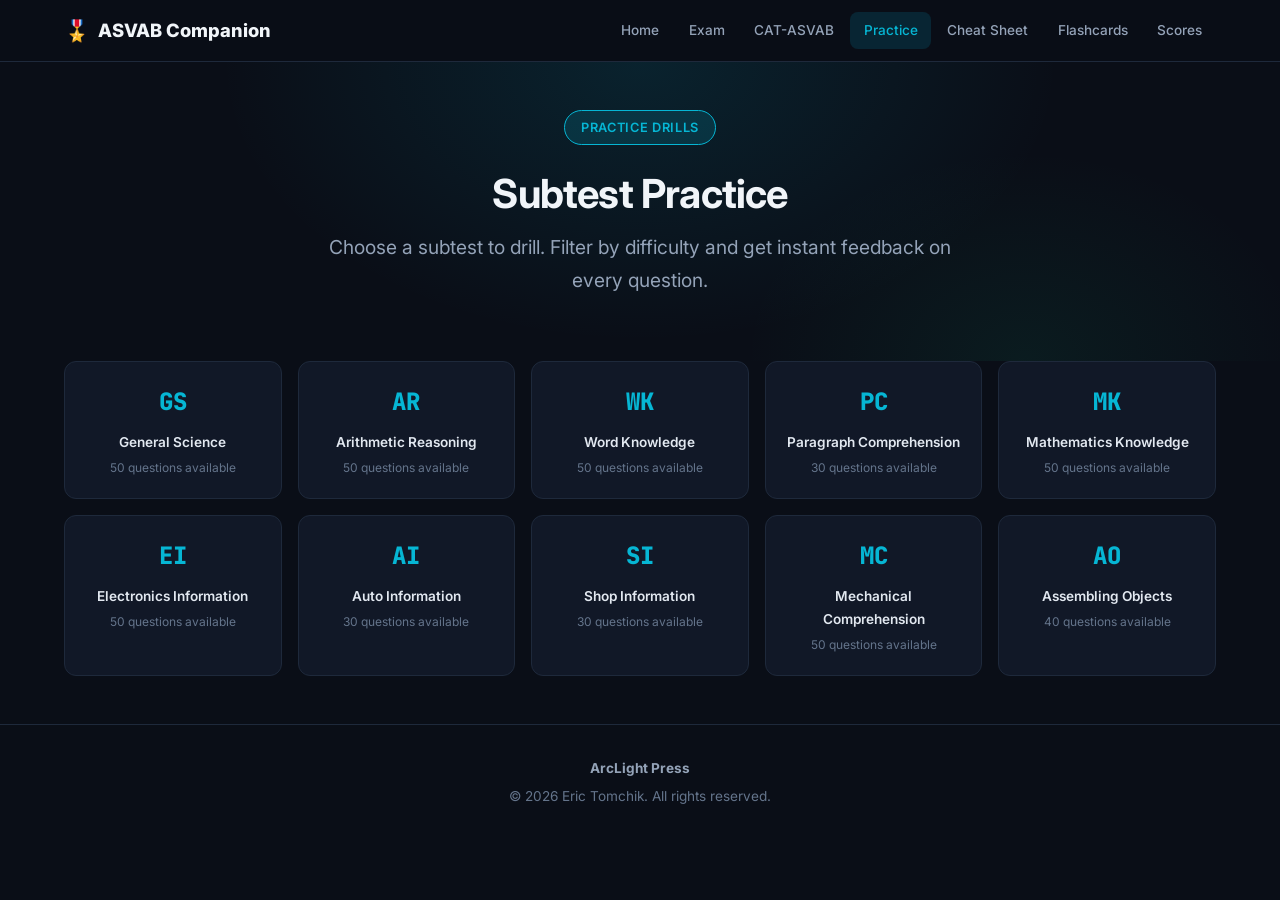
<file: practice/index.html>
<!DOCTYPE html>
<html lang="en">
<head>
  <meta charset="UTF-8">
  <meta name="viewport" content="width=device-width, initial-scale=1.0">
  <title>Subtest Practice — ASVAB Companion</title>
  <meta name="description" content="Practice individual ASVAB subtests with easy, medium, and hard difficulty filters. Instant feedback and explanations.">
  <link rel="preconnect" href="https://fonts.googleapis.com">
  <link rel="preconnect" href="https://fonts.gstatic.com" crossorigin>
  <link href="https://fonts.googleapis.com/css2?family=Inter:wght@400;500;600;700;800&family=JetBrains+Mono:wght@400;500&display=swap" rel="stylesheet">
  <link rel="stylesheet" href="../css/style.css">
</head>
<body>

<nav class="nav">
  <div class="container">
    <a href="../index.html" class="nav-brand"><span class="icon">🎖️</span> ASVAB Companion</a>
    <button class="nav-toggle" aria-label="Toggle navigation">☰</button>
    <div class="nav-links">
      <a href="../index.html">Home</a>
      <a href="../exam/index.html">Exam</a>
      <a href="../cat/index.html">CAT-ASVAB</a>
      <a href="index.html" class="active">Practice</a>
      <a href="../cheatsheet/index.html">Cheat Sheet</a>
      <a href="../flashcards/index.html">Flashcards</a>
      <a href="../scores/index.html">Scores</a>
    </div>
  </div>
</nav>

<!-- SUBTEST SELECTOR -->
<div id="subtest-selector">
  <section class="hero" style="padding:3rem 0 2rem">
    <div class="container">
      <div class="badge">Practice Drills</div>
      <h1>Subtest Practice</h1>
      <p class="subtitle">Choose a subtest to drill. Filter by difficulty and get instant feedback on every question.</p>
    </div>
  </section>

  <section class="section" style="padding-top:0">
    <div class="container">
      <div class="subtest-grid">
        <div class="subtest-card" data-sub="GS">
          <span class="subtest-abbr">GS</span>
          <div class="subtest-name">General Science</div>
          <div class="subtest-info">50 questions available</div>
        </div>
        <div class="subtest-card" data-sub="AR">
          <span class="subtest-abbr">AR</span>
          <div class="subtest-name">Arithmetic Reasoning</div>
          <div class="subtest-info">50 questions available</div>
        </div>
        <div class="subtest-card" data-sub="WK">
          <span class="subtest-abbr">WK</span>
          <div class="subtest-name">Word Knowledge</div>
          <div class="subtest-info">50 questions available</div>
        </div>
        <div class="subtest-card" data-sub="PC">
          <span class="subtest-abbr">PC</span>
          <div class="subtest-name">Paragraph Comprehension</div>
          <div class="subtest-info">30 questions available</div>
        </div>
        <div class="subtest-card" data-sub="MK">
          <span class="subtest-abbr">MK</span>
          <div class="subtest-name">Mathematics Knowledge</div>
          <div class="subtest-info">50 questions available</div>
        </div>
        <div class="subtest-card" data-sub="EI">
          <span class="subtest-abbr">EI</span>
          <div class="subtest-name">Electronics Information</div>
          <div class="subtest-info">50 questions available</div>
        </div>
        <div class="subtest-card" data-sub="AI">
          <span class="subtest-abbr">AI</span>
          <div class="subtest-name">Auto Information</div>
          <div class="subtest-info">30 questions available</div>
        </div>
        <div class="subtest-card" data-sub="SI">
          <span class="subtest-abbr">SI</span>
          <div class="subtest-name">Shop Information</div>
          <div class="subtest-info">30 questions available</div>
        </div>
        <div class="subtest-card" data-sub="MC">
          <span class="subtest-abbr">MC</span>
          <div class="subtest-name">Mechanical Comprehension</div>
          <div class="subtest-info">50 questions available</div>
        </div>
        <div class="subtest-card" data-sub="AO">
          <span class="subtest-abbr">AO</span>
          <div class="subtest-name">Assembling Objects</div>
          <div class="subtest-info">40 questions available</div>
        </div>
      </div>
    </div>
  </section>
</div>

<!-- PRACTICE AREA -->
<div id="practice-area" class="hidden">
  <section class="hero" style="padding:3rem 0 1.5rem" id="practice-header"></section>
  <section class="section" style="padding-top:0">
    <div class="container">
      <div style="margin-bottom:1rem">
        <button class="btn btn-outline btn-sm" id="practice-back">← All Subtests</button>
      </div>
      <div id="practice-body"></div>
    </div>
  </section>
</div>

<footer class="footer">
  <div class="container">
    <span class="footer-brand">ArcLight Press</span>
    <p>&copy; 2026 Eric Tomchik. All rights reserved.</p>
  </div>
</footer>

<script src="../data/questions.js"></script>
<script src="../js/app.js"></script>
<script src="../js/practice.js"></script>
</body>
</html>
</file>
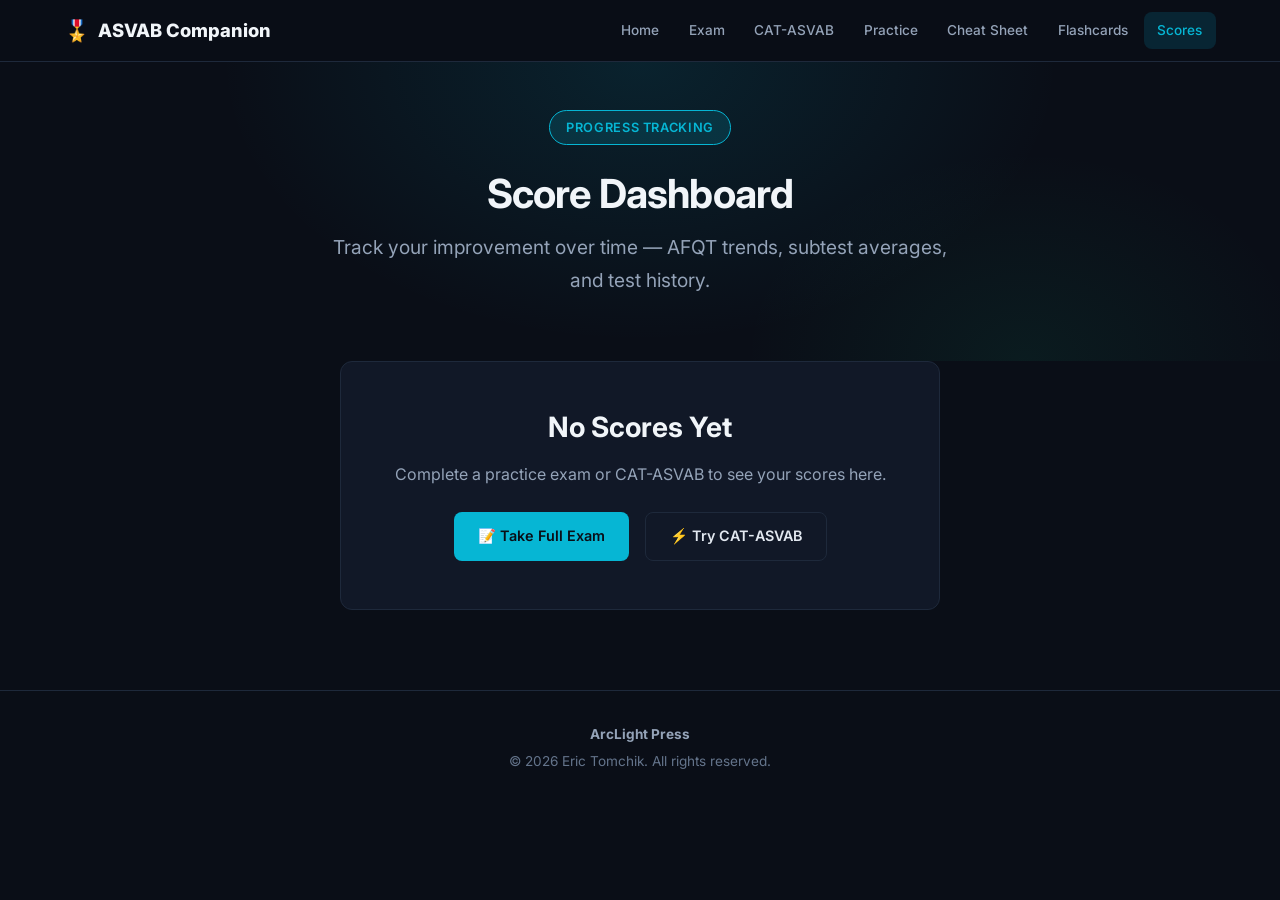
<file: scores/index.html>
<!DOCTYPE html>
<html lang="en">
<head>
  <meta charset="UTF-8">
  <meta name="viewport" content="width=device-width, initial-scale=1.0">
  <title>Score Dashboard — ASVAB Companion</title>
  <meta name="description" content="Track your ASVAB study progress with AFQT history, subtest averages, and branch eligibility tracking.">
  <link rel="preconnect" href="https://fonts.googleapis.com">
  <link rel="preconnect" href="https://fonts.gstatic.com" crossorigin>
  <link href="https://fonts.googleapis.com/css2?family=Inter:wght@400;500;600;700;800&family=JetBrains+Mono:wght@400;500&display=swap" rel="stylesheet">
  <link rel="stylesheet" href="../css/style.css">
</head>
<body>

<nav class="nav">
  <div class="container">
    <a href="../index.html" class="nav-brand"><span class="icon">🎖️</span> ASVAB Companion</a>
    <button class="nav-toggle" aria-label="Toggle navigation">☰</button>
    <div class="nav-links">
      <a href="../index.html">Home</a>
      <a href="../exam/index.html">Exam</a>
      <a href="../cat/index.html">CAT-ASVAB</a>
      <a href="../practice/index.html">Practice</a>
      <a href="../cheatsheet/index.html">Cheat Sheet</a>
      <a href="../flashcards/index.html">Flashcards</a>
      <a href="index.html" class="active">Scores</a>
    </div>
  </div>
</nav>

<section class="hero" style="padding:3rem 0 2rem">
  <div class="container">
    <div class="badge">Progress Tracking</div>
    <h1>Score Dashboard</h1>
    <p class="subtitle">Track your improvement over time — AFQT trends, subtest averages, and test history.</p>
  </div>
</section>

<section class="section" style="padding-top:0">
  <div class="container" id="dashboard-content">
    <!-- Rendered by JS -->
  </div>
</section>

<footer class="footer">
  <div class="container">
    <span class="footer-brand">ArcLight Press</span>
    <p>&copy; 2026 Eric Tomchik. All rights reserved.</p>
  </div>
</footer>

<script src="../data/questions.js"></script>
<script src="../js/app.js"></script>
<script src="../js/scores.js"></script>
</body>
</html>
</file>
<file: css/style.css>
/* ============================================================
   ASVAB Study Guide — Online Companion
   ArcLight Press · erictomchik.com
   ============================================================ */

/* --- Reset & Base ------------------------------------------ */
*,*::before,*::after{box-sizing:border-box;margin:0;padding:0}
:root{
  --bg:        #0a0e17;
  --bg-card:   #111827;
  --bg-card2:  #1a2234;
  --border:    #1e293b;
  --accent:    #06b6d4;
  --accent2:   #0891b2;
  --accent-glow: rgba(6,182,212,.15);
  --green:     #10b981;
  --red:       #ef4444;
  --orange:    #f59e0b;
  --yellow:    #eab308;
  --text:      #e2e8f0;
  --text-muted:#94a3b8;
  --text-dim:  #64748b;
  --font:      'Inter', -apple-system, BlinkMacSystemFont, 'Segoe UI', Roboto, sans-serif;
  --mono:      'JetBrains Mono', 'Fira Code', 'Cascadia Code', monospace;
  --radius:    12px;
  --max-w:     1200px;
}
html{scroll-behavior:smooth;font-size:16px}
body{
  font-family:var(--font);
  background:var(--bg);
  color:var(--text);
  line-height:1.7;
  min-height:100vh;
  -webkit-font-smoothing:antialiased;
}
a{color:var(--accent);text-decoration:none;transition:color .2s}
a:hover{color:#22d3ee}
img{max-width:100%;display:block}
::selection{background:var(--accent);color:var(--bg)}

/* --- Typography -------------------------------------------- */
h1,h2,h3,h4{font-weight:700;line-height:1.25;color:#f1f5f9}
h1{font-size:2.5rem;letter-spacing:-.02em}
h2{font-size:1.75rem;margin-bottom:1rem}
h3{font-size:1.25rem;margin-bottom:.75rem}
p{margin-bottom:1rem}
.text-muted{color:var(--text-muted)}
.text-center{text-align:center}
.text-sm{font-size:.875rem}
.mt-1{margin-top:.5rem}
.mt-2{margin-top:1rem}
.mt-3{margin-top:1.5rem}
.mt-4{margin-top:2rem}
.mb-1{margin-bottom:.5rem}
.mb-2{margin-bottom:1rem}
.hidden{display:none!important}

/* --- Layout ------------------------------------------------ */
.container{max-width:var(--max-w);margin:0 auto;padding:0 1.5rem}
.grid-2{display:grid;grid-template-columns:repeat(2,1fr);gap:1.5rem}
.grid-3{display:grid;grid-template-columns:repeat(3,1fr);gap:1.5rem}
.grid-4{display:grid;grid-template-columns:repeat(4,1fr);gap:1.25rem}
@media(max-width:900px){
  .grid-2,.grid-3,.grid-4{grid-template-columns:1fr}
  h1{font-size:1.75rem}
}

/* --- Navigation -------------------------------------------- */
.nav{
  position:sticky;top:0;z-index:100;
  background:rgba(10,14,23,.92);
  backdrop-filter:blur(12px);
  border-bottom:1px solid var(--border);
  padding:.75rem 0;
}
.nav .container{display:flex;align-items:center;justify-content:space-between;flex-wrap:wrap;gap:.5rem}
.nav-brand{
  font-weight:800;font-size:1.15rem;
  color:#f1f5f9;
  display:flex;align-items:center;gap:.5rem;
}
.nav-brand .icon{color:var(--accent);font-size:1.3rem}
.nav-links{display:flex;gap:.15rem;flex-wrap:wrap}
.nav-links a{
  padding:.45rem .85rem;
  border-radius:8px;
  font-size:.85rem;
  font-weight:500;
  color:var(--text-muted);
  transition:all .2s;
}
.nav-links a:hover,.nav-links a.active{
  background:var(--accent-glow);
  color:var(--accent);
}
.nav-toggle{display:none;background:none;border:none;color:var(--text);font-size:1.5rem;cursor:pointer}
@media(max-width:768px){
  .nav-toggle{display:block}
  .nav-links{display:none;flex-direction:column;width:100%;padding-top:.5rem}
  .nav-links.open{display:flex}
  .nav-links a{padding:.6rem .85rem}
}

/* --- Hero -------------------------------------------------- */
.hero{
  padding:5rem 0 4rem;
  text-align:center;
  position:relative;
  overflow:hidden;
}
.hero::before{
  content:'';position:absolute;inset:0;
  background:
    radial-gradient(ellipse 600px 400px at 50% 0%, rgba(6,182,212,.12) 0%, transparent 70%),
    radial-gradient(ellipse 400px 300px at 80% 100%, rgba(16,185,129,.08) 0%, transparent 70%);
  pointer-events:none;
}
.hero h1{margin-bottom:.75rem;position:relative}
.hero .subtitle{font-size:1.2rem;color:var(--text-muted);max-width:640px;margin:0 auto 2rem;position:relative}
.hero .badge{
  display:inline-block;
  background:var(--accent-glow);
  border:1px solid var(--accent);
  color:var(--accent);
  padding:.35rem 1rem;
  border-radius:20px;
  font-size:.8rem;
  font-weight:600;
  letter-spacing:.05em;
  text-transform:uppercase;
  margin-bottom:1.5rem;
  position:relative;
}
.hero .cta-group{display:flex;gap:1rem;justify-content:center;flex-wrap:wrap;position:relative}

/* --- Buttons ----------------------------------------------- */
.btn{
  display:inline-flex;align-items:center;gap:.5rem;
  padding:.7rem 1.5rem;
  border-radius:8px;
  font-size:.9rem;font-weight:600;
  cursor:pointer;border:none;
  transition:all .2s;
  font-family:var(--font);
}
.btn-primary{background:var(--accent);color:var(--bg)}
.btn-primary:hover{background:#22d3ee;color:var(--bg);transform:translateY(-1px);box-shadow:0 4px 20px rgba(6,182,212,.3)}
.btn-outline{background:transparent;border:1px solid var(--border);color:var(--text)}
.btn-outline:hover{border-color:var(--accent);color:var(--accent);background:var(--accent-glow)}
.btn-danger{background:var(--red);color:#fff}
.btn-danger:hover{background:#dc2626}
.btn-success{background:var(--green);color:var(--bg)}
.btn-success:hover{background:#059669}
.btn-sm{padding:.4rem .9rem;font-size:.8rem}
.btn-lg{padding:.85rem 2rem;font-size:1rem}
.btn:disabled{opacity:.5;cursor:not-allowed;transform:none}

/* --- Cards ------------------------------------------------- */
.card{
  background:var(--bg-card);
  border:1px solid var(--border);
  border-radius:var(--radius);
  padding:1.5rem;
  transition:all .25s;
}
.card:hover{border-color:rgba(6,182,212,.3);box-shadow:0 0 20px rgba(6,182,212,.05)}
.card-icon{font-size:2rem;margin-bottom:.75rem}
.card h3{color:#f1f5f9}
.card p{color:var(--text-muted);font-size:.9rem}

/* --- Section ----------------------------------------------- */
.section{padding:3rem 0}
.section-header{text-align:center;margin-bottom:2.5rem}
.section-header p{color:var(--text-muted);max-width:600px;margin:0 auto}

/* --- Scroll Fade In ---------------------------------------- */
.fade-in{opacity:0;transform:translateY(20px);transition:opacity .6s,transform .6s}
.fade-in.visible{opacity:1;transform:translateY(0)}

/* --- Footer ------------------------------------------------ */
.footer{
  border-top:1px solid var(--border);
  padding:2rem 0;
  text-align:center;
  color:var(--text-dim);
  font-size:.85rem;
}
.footer-brand{font-weight:700;color:var(--text-muted);display:block;margin-bottom:.25rem}

/* --- Stats Bar --------------------------------------------- */
.stats-bar{
  display:flex;gap:1.5rem;justify-content:center;flex-wrap:wrap;
  padding:1.5rem;
  background:var(--bg-card);
  border:1px solid var(--border);
  border-radius:var(--radius);
  margin-bottom:2rem;
}
.stat{text-align:center}
.stat-value{font-size:1.75rem;font-weight:800;color:var(--accent);display:block}
.stat-label{font-size:.75rem;color:var(--text-muted);text-transform:uppercase;letter-spacing:.05em}

/* ============================================================
   EXAM SIMULATOR
   ============================================================ */

/* Timer bar */
.timer-bar{
  position:fixed;top:56px;left:0;right:0;z-index:90;
  background:var(--bg-card);
  border-bottom:1px solid var(--border);
  padding:.5rem 1.5rem;
  display:flex;align-items:center;justify-content:space-between;
  font-size:.85rem;
}
.timer-bar .timer{
  font-family:var(--mono);
  font-size:1.1rem;
  font-weight:700;
  color:var(--accent);
}
.timer-bar .timer.warning{color:var(--orange)}
.timer-bar .timer.danger{color:var(--red);animation:pulse 1s infinite}
@keyframes pulse{0%,100%{opacity:1}50%{opacity:.5}}

.timer-bar .subtest-label{
  font-weight:600;color:var(--text);
}
.timer-bar .progress-text{color:var(--text-muted)}

/* Question display */
.exam-body{padding-top:7rem}
.question-card{
  background:var(--bg-card);
  border:1px solid var(--border);
  border-radius:var(--radius);
  padding:2rem;
  max-width:800px;
  margin:0 auto 1.5rem;
}
.question-number{
  font-size:.8rem;
  color:var(--text-dim);
  text-transform:uppercase;
  letter-spacing:.05em;
  margin-bottom:.75rem;
}
.question-text{
  font-size:1.1rem;
  line-height:1.7;
  margin-bottom:1.5rem;
  color:#f1f5f9;
}

/* Answer options */
.options{list-style:none;display:flex;flex-direction:column;gap:.75rem}
.option{
  display:flex;align-items:flex-start;gap:.75rem;
  padding:1rem 1.25rem;
  background:var(--bg-card2);
  border:2px solid var(--border);
  border-radius:10px;
  cursor:pointer;
  transition:all .2s;
  font-size:.95rem;
  line-height:1.5;
}
.option:hover{border-color:var(--accent);background:rgba(6,182,212,.05)}
.option.selected{border-color:var(--accent);background:var(--accent-glow)}
.option.correct{border-color:var(--green);background:rgba(16,185,129,.1)}
.option.incorrect{border-color:var(--red);background:rgba(239,68,68,.1)}
.option-letter{
  font-weight:700;
  color:var(--accent);
  min-width:1.5rem;
  font-family:var(--mono);
}
.option.correct .option-letter{color:var(--green)}
.option.incorrect .option-letter{color:var(--red)}

/* Explanation box */
.explanation{
  background:rgba(16,185,129,.08);
  border:1px solid rgba(16,185,129,.25);
  border-radius:10px;
  padding:1.25rem;
  margin-top:1.25rem;
  font-size:.9rem;
  line-height:1.7;
  color:var(--text);
}
.explanation strong{color:var(--green)}

/* Navigation buttons */
.exam-nav{
  display:flex;justify-content:space-between;align-items:center;
  max-width:800px;margin:0 auto;padding:0 0 2rem;
}

/* Question map */
.question-map{
  display:flex;flex-wrap:wrap;gap:.35rem;
  justify-content:center;
  max-width:800px;margin:0 auto 2rem;
}
.qmap-dot{
  width:32px;height:32px;
  border-radius:6px;
  border:1px solid var(--border);
  background:var(--bg-card2);
  display:flex;align-items:center;justify-content:center;
  font-size:.7rem;font-weight:600;
  color:var(--text-dim);
  cursor:pointer;
  transition:all .15s;
}
.qmap-dot:hover{border-color:var(--accent);color:var(--accent)}
.qmap-dot.answered{background:var(--accent);color:var(--bg);border-color:var(--accent)}
.qmap-dot.current{border-color:var(--accent);box-shadow:0 0 0 2px var(--accent-glow);color:var(--accent)}
.qmap-dot.correct-dot{background:var(--green);color:#fff;border-color:var(--green)}
.qmap-dot.incorrect-dot{background:var(--red);color:#fff;border-color:var(--red)}

/* Subtest separator in question map */
.qmap-sep{
  width:100%;text-align:center;
  font-size:.7rem;font-weight:600;
  color:var(--text-dim);
  padding:.25rem 0;
  text-transform:uppercase;
  letter-spacing:.08em;
}

/* ============================================================
   SCORE RESULTS
   ============================================================ */
.score-card{
  text-align:center;
  padding:3rem 2rem;
  background:var(--bg-card);
  border:1px solid var(--border);
  border-radius:var(--radius);
  max-width:600px;
  margin:0 auto 2rem;
}
.score-big{
  font-size:4rem;
  font-weight:900;
  color:var(--accent);
  line-height:1;
  margin-bottom:.5rem;
}
.score-big.high{color:var(--green)}
.score-big.mid{color:var(--orange)}
.score-big.low{color:var(--red)}

.score-table{
  width:100%;
  border-collapse:collapse;
  font-size:.9rem;
}
.score-table th,.score-table td{
  padding:.75rem 1rem;
  text-align:left;
  border-bottom:1px solid var(--border);
}
.score-table th{
  color:var(--text-muted);
  font-size:.75rem;
  text-transform:uppercase;
  letter-spacing:.05em;
  font-weight:600;
}
.score-table td{color:var(--text)}
.score-table .score-pct{font-weight:700;font-family:var(--mono)}
.score-table .score-pct.high{color:var(--green)}
.score-table .score-pct.mid{color:var(--orange)}
.score-table .score-pct.low{color:var(--red)}

/* ============================================================
   CHEAT SHEET
   ============================================================ */
.cheat-section{
  background:var(--bg-card);
  border:1px solid var(--border);
  border-radius:var(--radius);
  padding:1.5rem;
  margin-bottom:1.5rem;
}
.cheat-section h3{
  color:var(--accent);
  margin-bottom:1rem;
  padding-bottom:.5rem;
  border-bottom:1px solid var(--border);
}
.formula{
  font-family:var(--mono);
  background:var(--bg-card2);
  padding:.5rem .75rem;
  border-radius:6px;
  margin-bottom:.5rem;
  font-size:.85rem;
  color:#f1f5f9;
  border-left:3px solid var(--accent);
}
.fact-grid{display:grid;grid-template-columns:repeat(auto-fill,minmax(280px,1fr));gap:.75rem}
.fact-item{
  background:var(--bg-card2);
  padding:.75rem 1rem;
  border-radius:8px;
  font-size:.85rem;
  border-left:3px solid var(--accent);
}
.fact-item strong{color:var(--accent);display:block;margin-bottom:.25rem}
.vocab-grid{display:grid;grid-template-columns:repeat(auto-fill,minmax(250px,1fr));gap:.5rem}
.vocab-item{
  display:flex;justify-content:space-between;align-items:baseline;gap:.5rem;
  padding:.5rem .75rem;
  background:var(--bg-card2);
  border-radius:6px;
  font-size:.85rem;
}
.vocab-term{font-weight:700;color:#f1f5f9}
.vocab-def{color:var(--text-muted);text-align:right}

/* Search/Filter */
.search-box{
  width:100%;
  padding:.75rem 1rem .75rem 2.5rem;
  background:var(--bg-card);
  border:1px solid var(--border);
  border-radius:8px;
  color:var(--text);
  font-size:.9rem;
  font-family:var(--font);
  outline:none;
  transition:border-color .2s;
  margin-bottom:1.5rem;
}
.search-box:focus{border-color:var(--accent)}
.search-wrapper{position:relative}
.search-wrapper::before{
  content:'🔍';
  position:absolute;left:.75rem;top:50%;transform:translateY(-50%);
  font-size:.9rem;
}

/* Tabs */
.tabs{display:flex;gap:.25rem;flex-wrap:wrap;margin-bottom:1.5rem}
.tab{
  padding:.5rem 1rem;
  border-radius:8px;
  font-size:.85rem;
  font-weight:500;
  cursor:pointer;
  background:transparent;
  border:1px solid var(--border);
  color:var(--text-muted);
  transition:all .2s;
  font-family:var(--font);
}
.tab:hover{border-color:var(--accent);color:var(--accent)}
.tab.active{background:var(--accent);color:var(--bg);border-color:var(--accent)}

/* ============================================================
   FLASHCARDS
   ============================================================ */
.flashcard-container{max-width:600px;margin:0 auto}
.flashcard{
  perspective:1000px;
  height:300px;
  cursor:pointer;
  margin-bottom:1.5rem;
}
.flashcard-inner{
  position:relative;
  width:100%;height:100%;
  transition:transform .5s;
  transform-style:preserve-3d;
}
.flashcard.flipped .flashcard-inner{transform:rotateY(180deg)}
.flashcard-face{
  position:absolute;inset:0;
  backface-visibility:hidden;
  background:var(--bg-card);
  border:1px solid var(--border);
  border-radius:var(--radius);
  display:flex;flex-direction:column;
  align-items:center;justify-content:center;
  padding:2rem;
  text-align:center;
}
.flashcard-back{transform:rotateY(180deg)}
.flashcard-face .fc-label{
  font-size:.75rem;color:var(--text-dim);
  text-transform:uppercase;letter-spacing:.1em;
  margin-bottom:1rem;
}
.flashcard-face .fc-term{font-size:1.5rem;font-weight:700;color:#f1f5f9}
.flashcard-face .fc-def{font-size:1.05rem;color:var(--text);line-height:1.7}
.flashcard-hint{font-size:.8rem;color:var(--text-dim);margin-top:1rem}
.flashcard-controls{
  display:flex;align-items:center;justify-content:center;gap:.75rem;
  margin-bottom:1rem;
}
.flashcard-counter{
  font-size:.9rem;font-weight:600;
  color:var(--text-muted);
  min-width:80px;text-align:center;
}
.flashcard-progress{height:4px;background:var(--border);border-radius:2px;overflow:hidden}
.flashcard-progress-fill{height:100%;background:var(--accent);border-radius:2px;transition:width .3s}

/* ============================================================
   PRACTICE / SUBTEST SELECTOR
   ============================================================ */
.subtest-grid{
  display:grid;
  grid-template-columns:repeat(auto-fill,minmax(200px,1fr));
  gap:1rem;
}
.subtest-card{
  background:var(--bg-card);
  border:1px solid var(--border);
  border-radius:var(--radius);
  padding:1.25rem;
  text-align:center;
  cursor:pointer;
  transition:all .25s;
  text-decoration:none;
}
.subtest-card:hover{border-color:var(--accent);background:var(--accent-glow);transform:translateY(-2px)}
.subtest-card .subtest-abbr{
  font-size:1.5rem;font-weight:900;
  color:var(--accent);
  font-family:var(--mono);
  display:block;margin-bottom:.5rem;
}
.subtest-card .subtest-name{font-size:.85rem;color:var(--text);font-weight:600;margin-bottom:.25rem}
.subtest-card .subtest-info{font-size:.75rem;color:var(--text-dim)}

/* ============================================================
   SCORE DASHBOARD
   ============================================================ */
.history-item{
  display:flex;align-items:center;justify-content:space-between;
  padding:1rem 1.25rem;
  background:var(--bg-card);
  border:1px solid var(--border);
  border-radius:10px;
  margin-bottom:.75rem;
  transition:border-color .2s;
}
.history-item:hover{border-color:rgba(6,182,212,.3)}
.history-date{font-size:.8rem;color:var(--text-dim)}
.history-score{font-weight:700;font-family:var(--mono);font-size:1.1rem}

/* Progress bar */
.progress-bar{
  height:8px;
  background:var(--border);
  border-radius:4px;
  overflow:hidden;
  flex:1;
  margin:0 .75rem;
}
.progress-fill{height:100%;border-radius:4px;transition:width .5s}
.progress-fill.high{background:var(--green)}
.progress-fill.mid{background:var(--orange)}
.progress-fill.low{background:var(--red)}

/* MOS Eligibility */
.mos-card{
  background:var(--bg-card);
  border:1px solid var(--border);
  border-radius:var(--radius);
  padding:1rem 1.25rem;
  margin-bottom:.5rem;
}
.mos-card.qualified{border-left:3px solid var(--green)}
.mos-card.not-qualified{border-left:3px solid var(--red);opacity:.6}
.mos-name{font-weight:700;color:#f1f5f9;font-size:.9rem}
.mos-branch{font-size:.75rem;color:var(--text-muted)}

/* ============================================================
   RESPONSIVE
   ============================================================ */
@media(max-width:600px){
  .hero{padding:3rem 0 2rem}
  .hero h1{font-size:1.5rem}
  .hero .subtitle{font-size:1rem}
  .question-card{padding:1.25rem}
  .option{padding:.75rem 1rem;font-size:.9rem}
  .timer-bar{font-size:.75rem;padding:.4rem 1rem}
  .timer-bar .timer{font-size:.95rem}
  .stats-bar{gap:1rem;padding:1rem}
  .stat-value{font-size:1.25rem}
  .exam-body{padding-top:6.5rem}
  .flashcard{height:250px}
  .score-big{font-size:3rem}
  .cheat-section{padding:1rem}
}

/* ============================================================
   EXAM MODE SETUP
   ============================================================ */
.setup-card{
  max-width:600px;
  margin:0 auto;
  background:var(--bg-card);
  border:1px solid var(--border);
  border-radius:var(--radius);
  padding:2.5rem;
}
.setup-card h2{text-align:center;margin-bottom:1.5rem}
.setup-option{
  display:flex;align-items:center;gap:1rem;
  padding:1rem 1.25rem;
  background:var(--bg-card2);
  border:2px solid var(--border);
  border-radius:10px;
  cursor:pointer;
  margin-bottom:.75rem;
  transition:all .2s;
}
.setup-option:hover{border-color:var(--accent)}
.setup-option.selected{border-color:var(--accent);background:var(--accent-glow)}
.setup-option input[type="radio"]{accent-color:var(--accent);width:18px;height:18px}
.setup-option .setup-label{font-weight:600;color:#f1f5f9}
.setup-option .setup-desc{font-size:.85rem;color:var(--text-muted)}

/* Toggle */
.toggle-row{
  display:flex;align-items:center;justify-content:space-between;
  padding:.75rem 0;
  border-bottom:1px solid var(--border);
}
.toggle-label{font-weight:500;color:var(--text)}
.toggle{
  position:relative;width:48px;height:26px;
  background:var(--border);
  border-radius:13px;
  cursor:pointer;
  transition:background .2s;
}
.toggle.on{background:var(--accent)}
.toggle::after{
  content:'';position:absolute;
  top:3px;left:3px;
  width:20px;height:20px;
  background:#fff;
  border-radius:50%;
  transition:transform .2s;
}
.toggle.on::after{transform:translateX(22px)}

/* Passage box for PC questions */
.passage-box{
  background:var(--bg-card2);
  border-left:3px solid var(--accent);
  border-radius:0 8px 8px 0;
  padding:1rem 1.25rem;
  margin-bottom:1rem;
  font-size:.92rem;
  line-height:1.7;
  color:var(--text-muted);
}

/* AO shape diagram box */
.ao-shape-box{
  background:var(--bg-card2);
  border:1px solid var(--border);
  border-radius:10px;
  padding:1rem;
  margin-bottom:1rem;
  text-align:center;
}
.ao-shape-box svg{
  max-width:360px;
  width:100%;
  height:auto;
}
</file>
